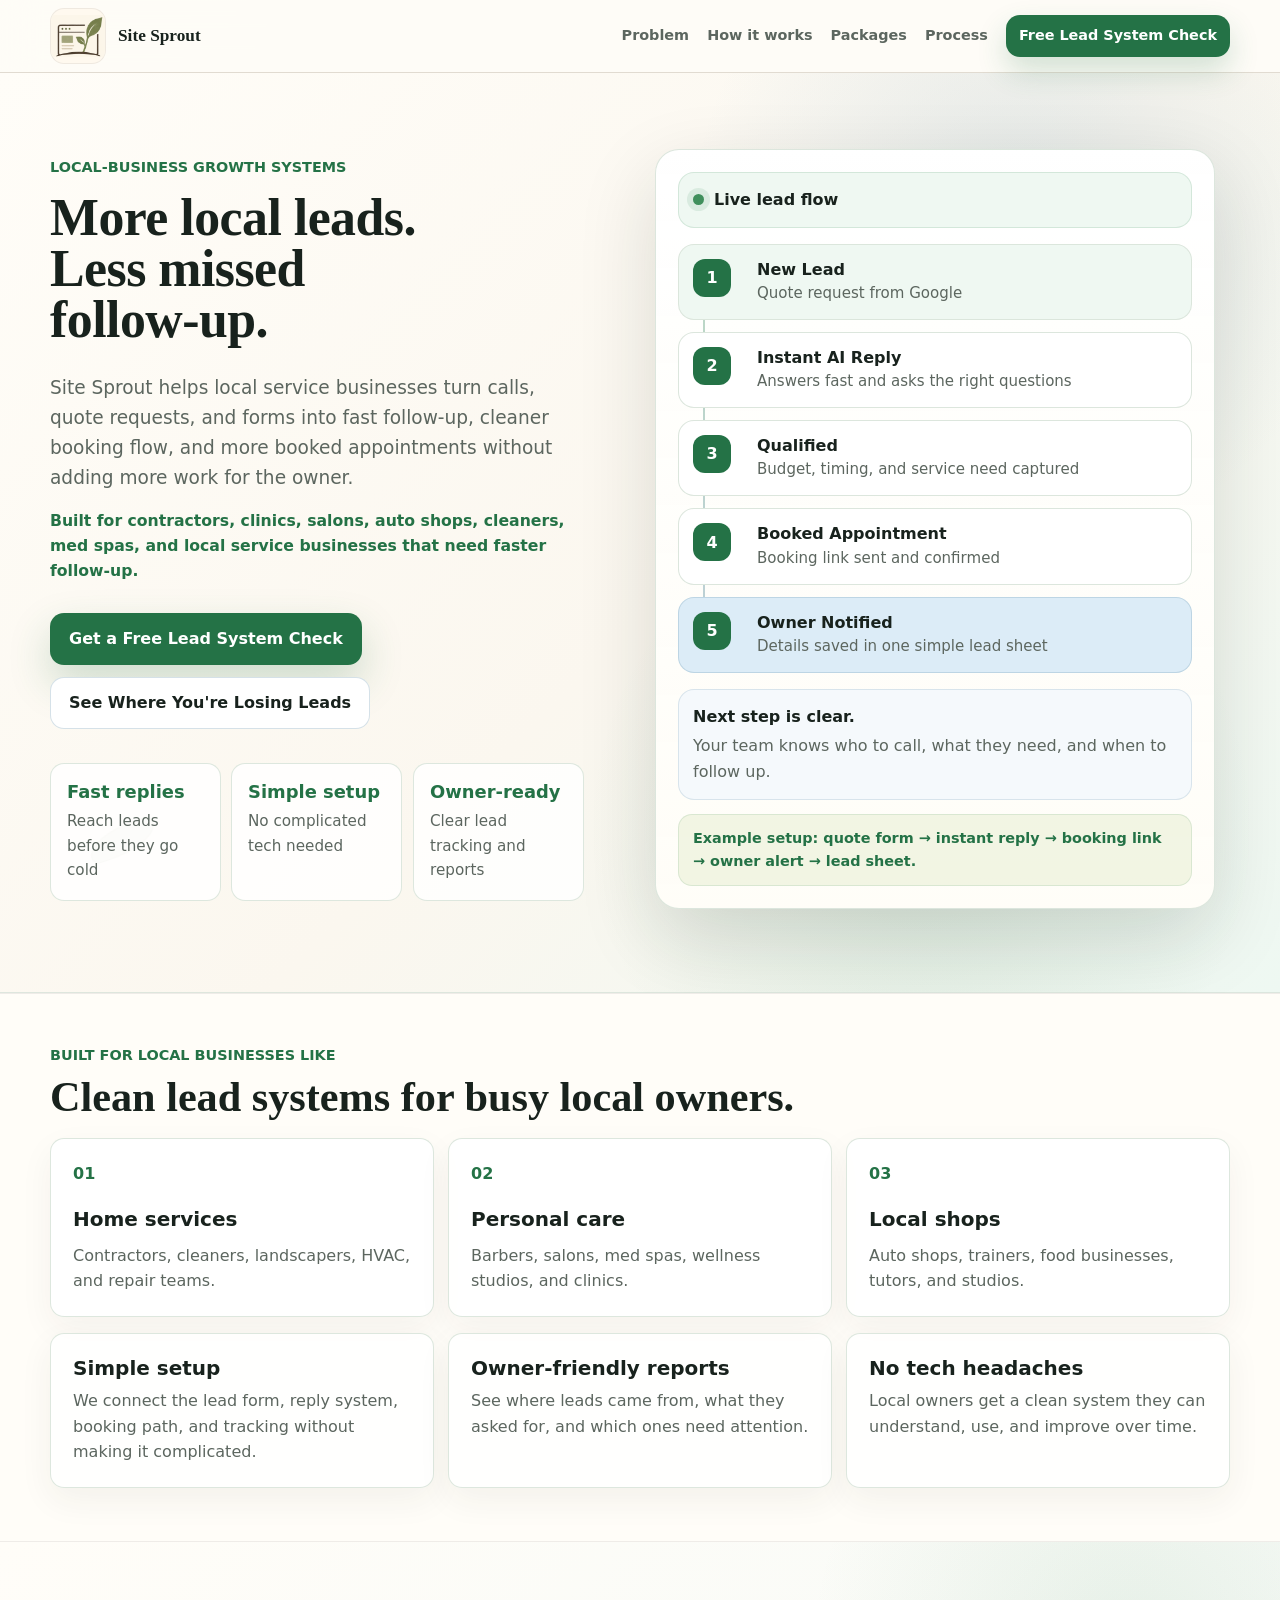
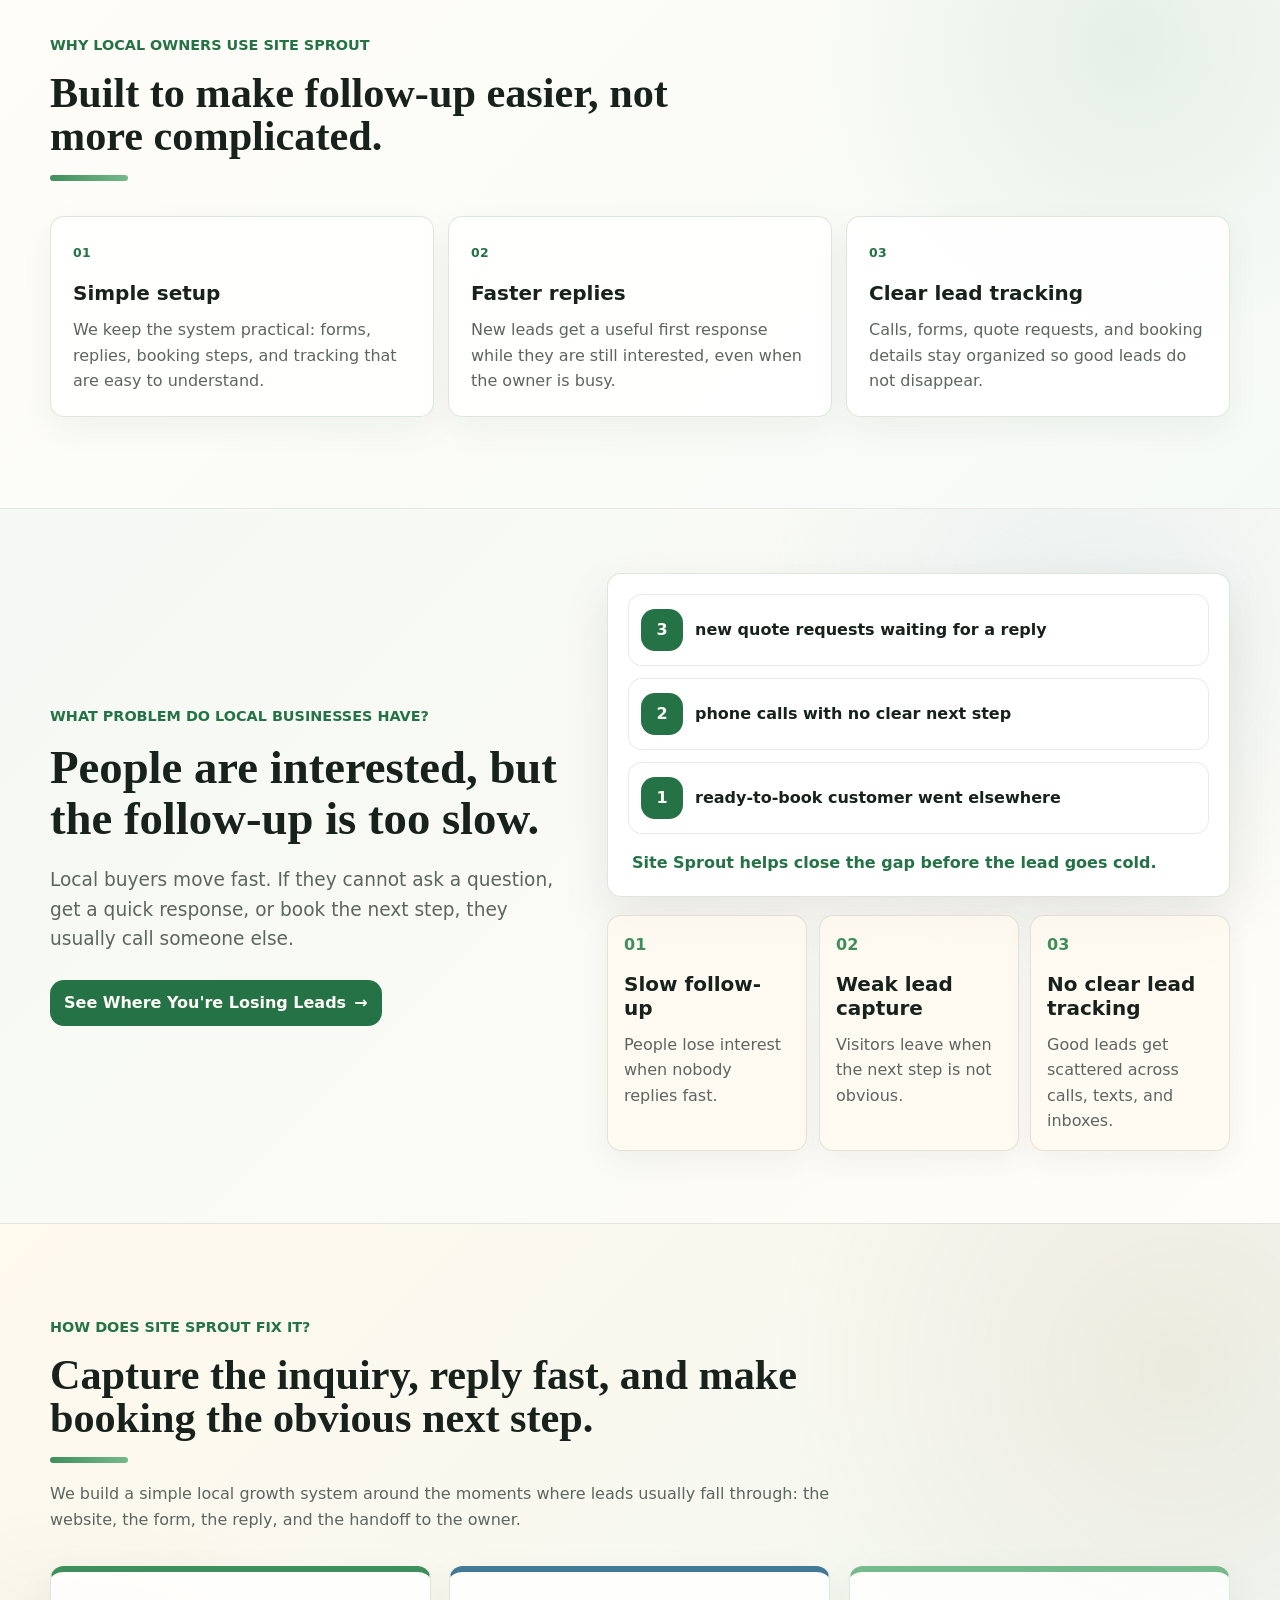
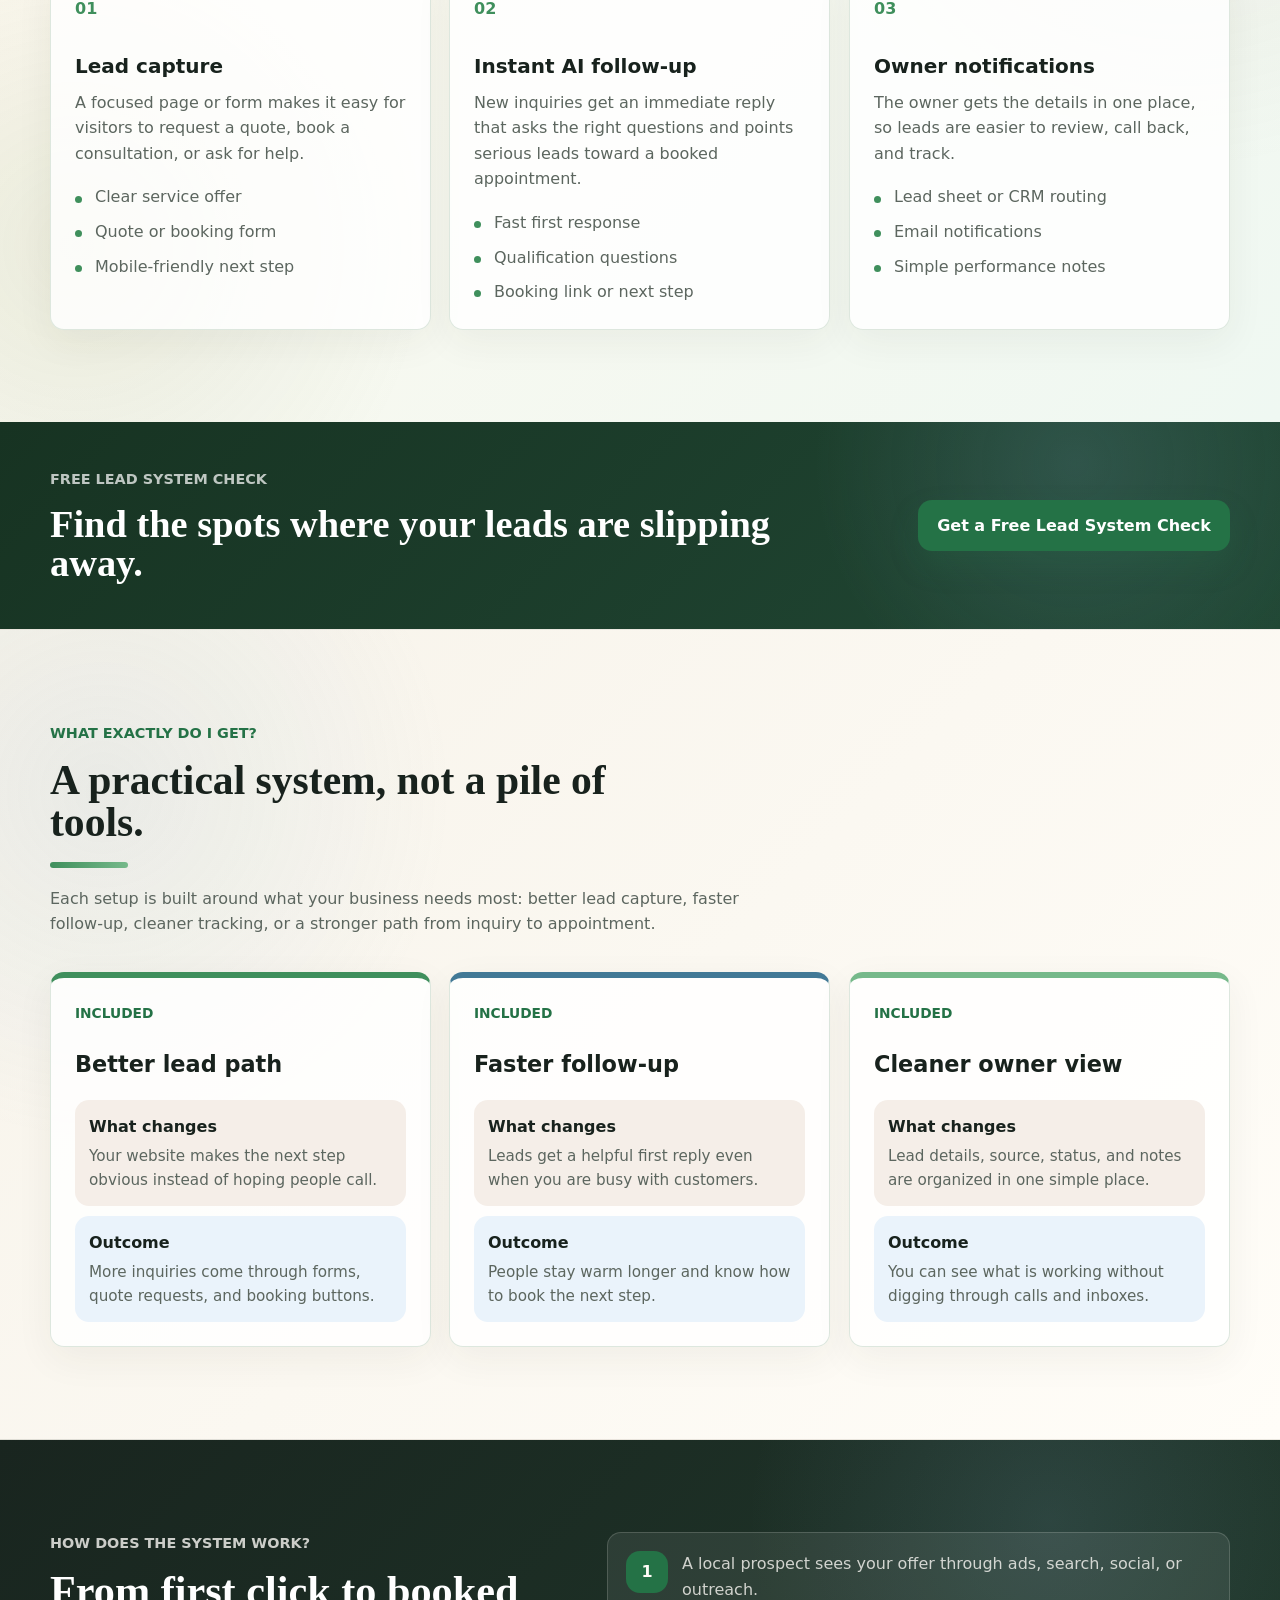
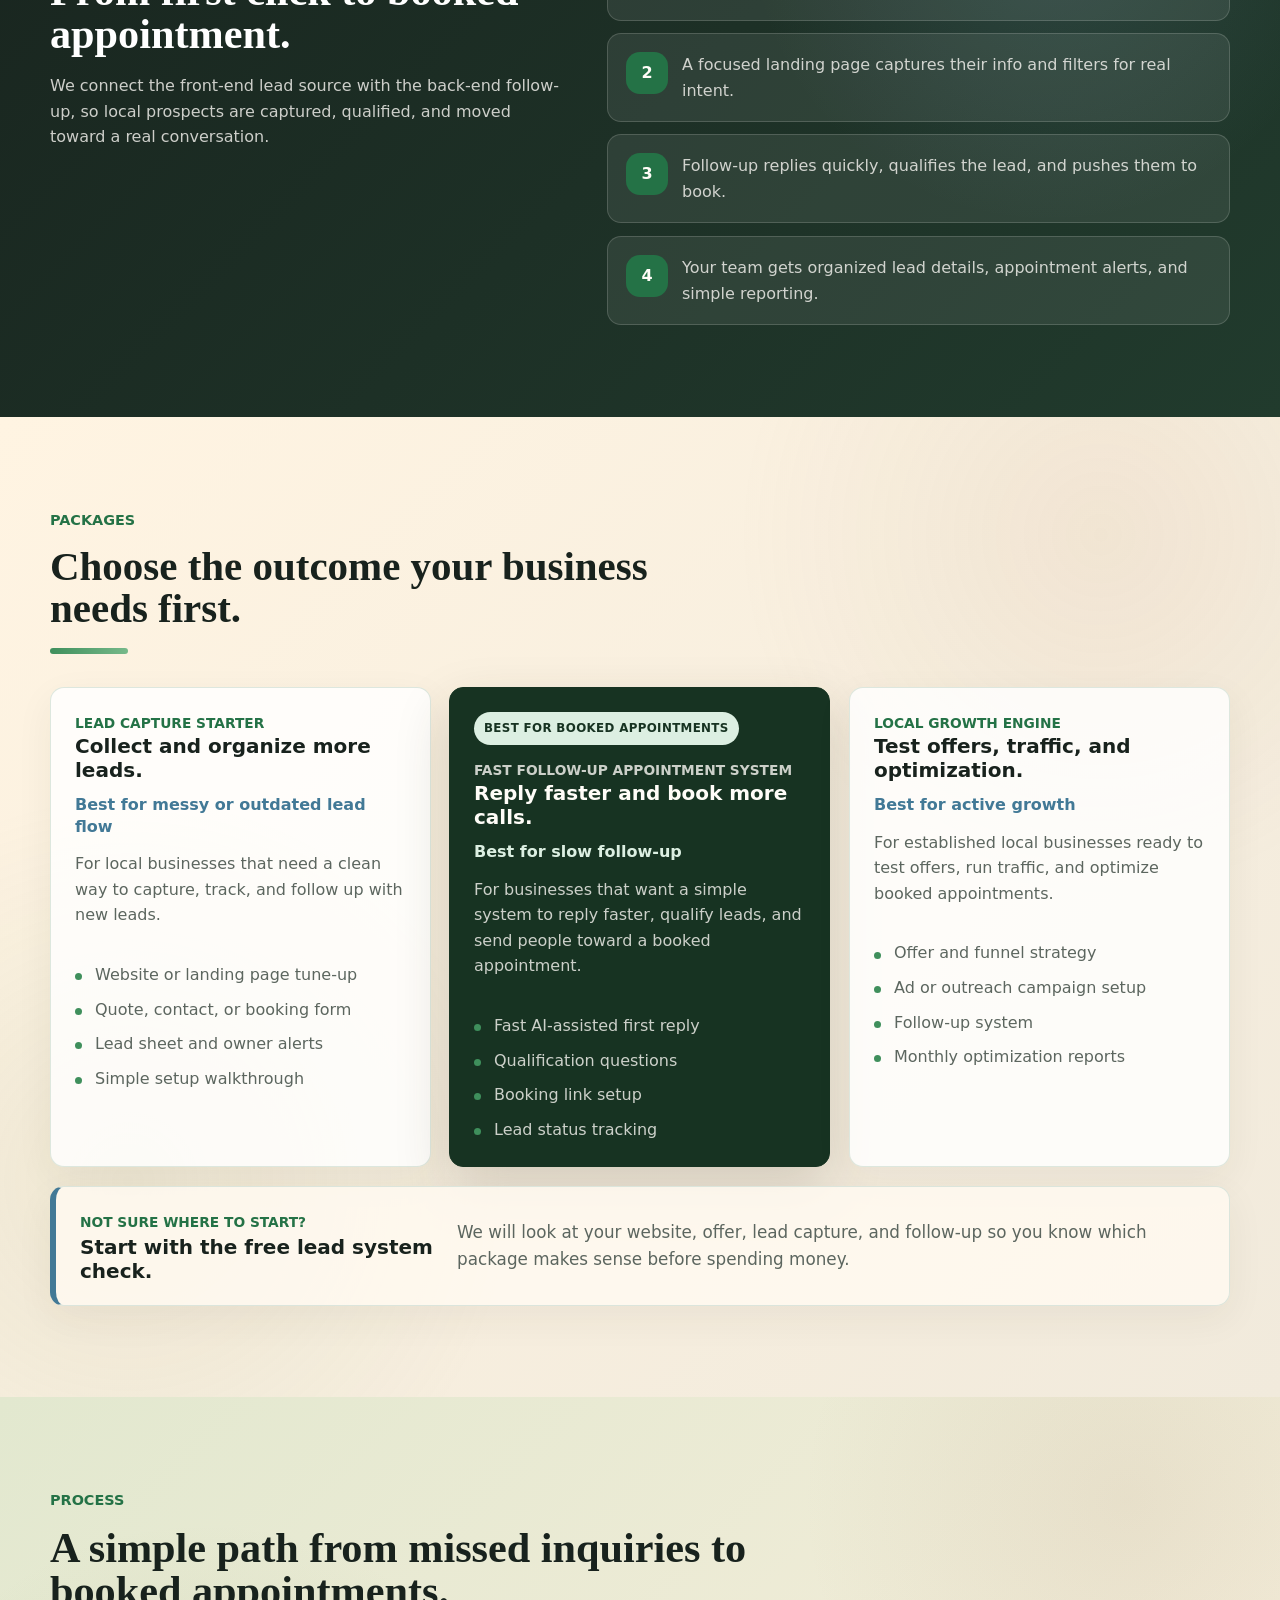
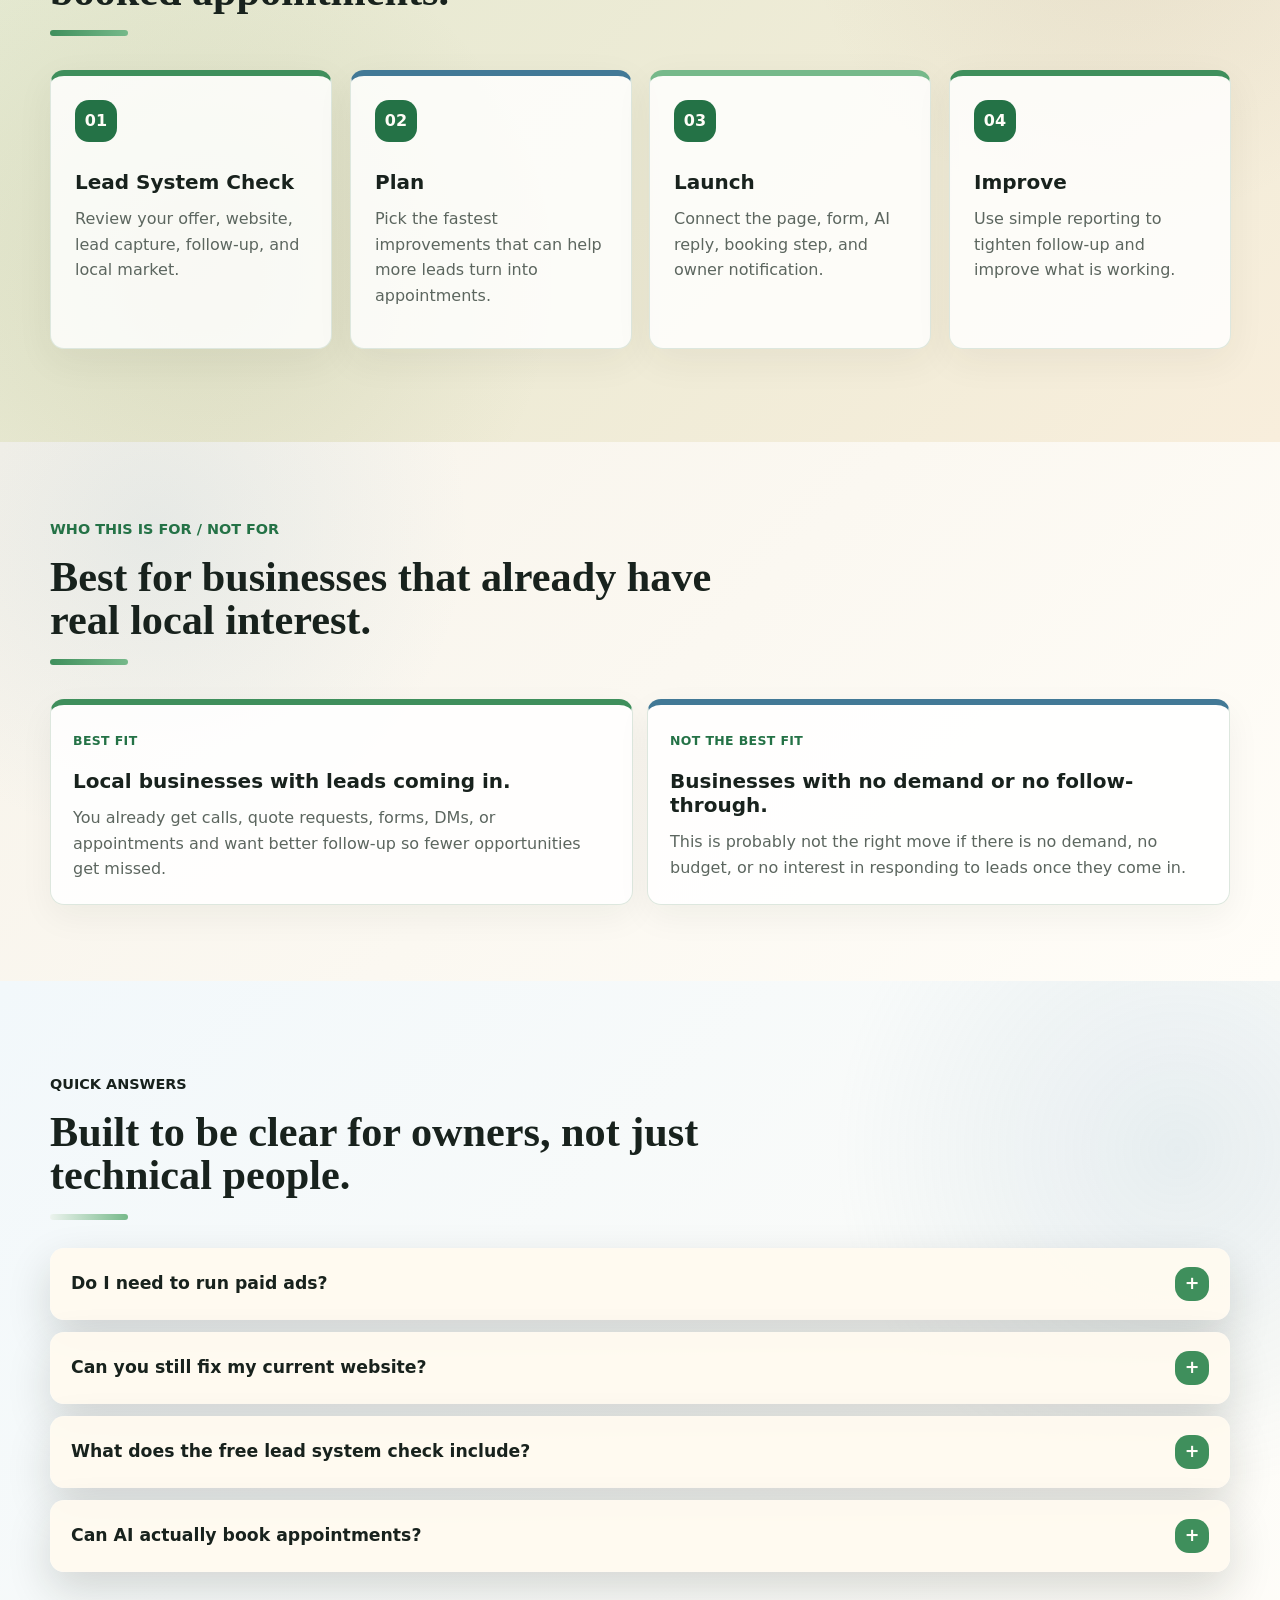
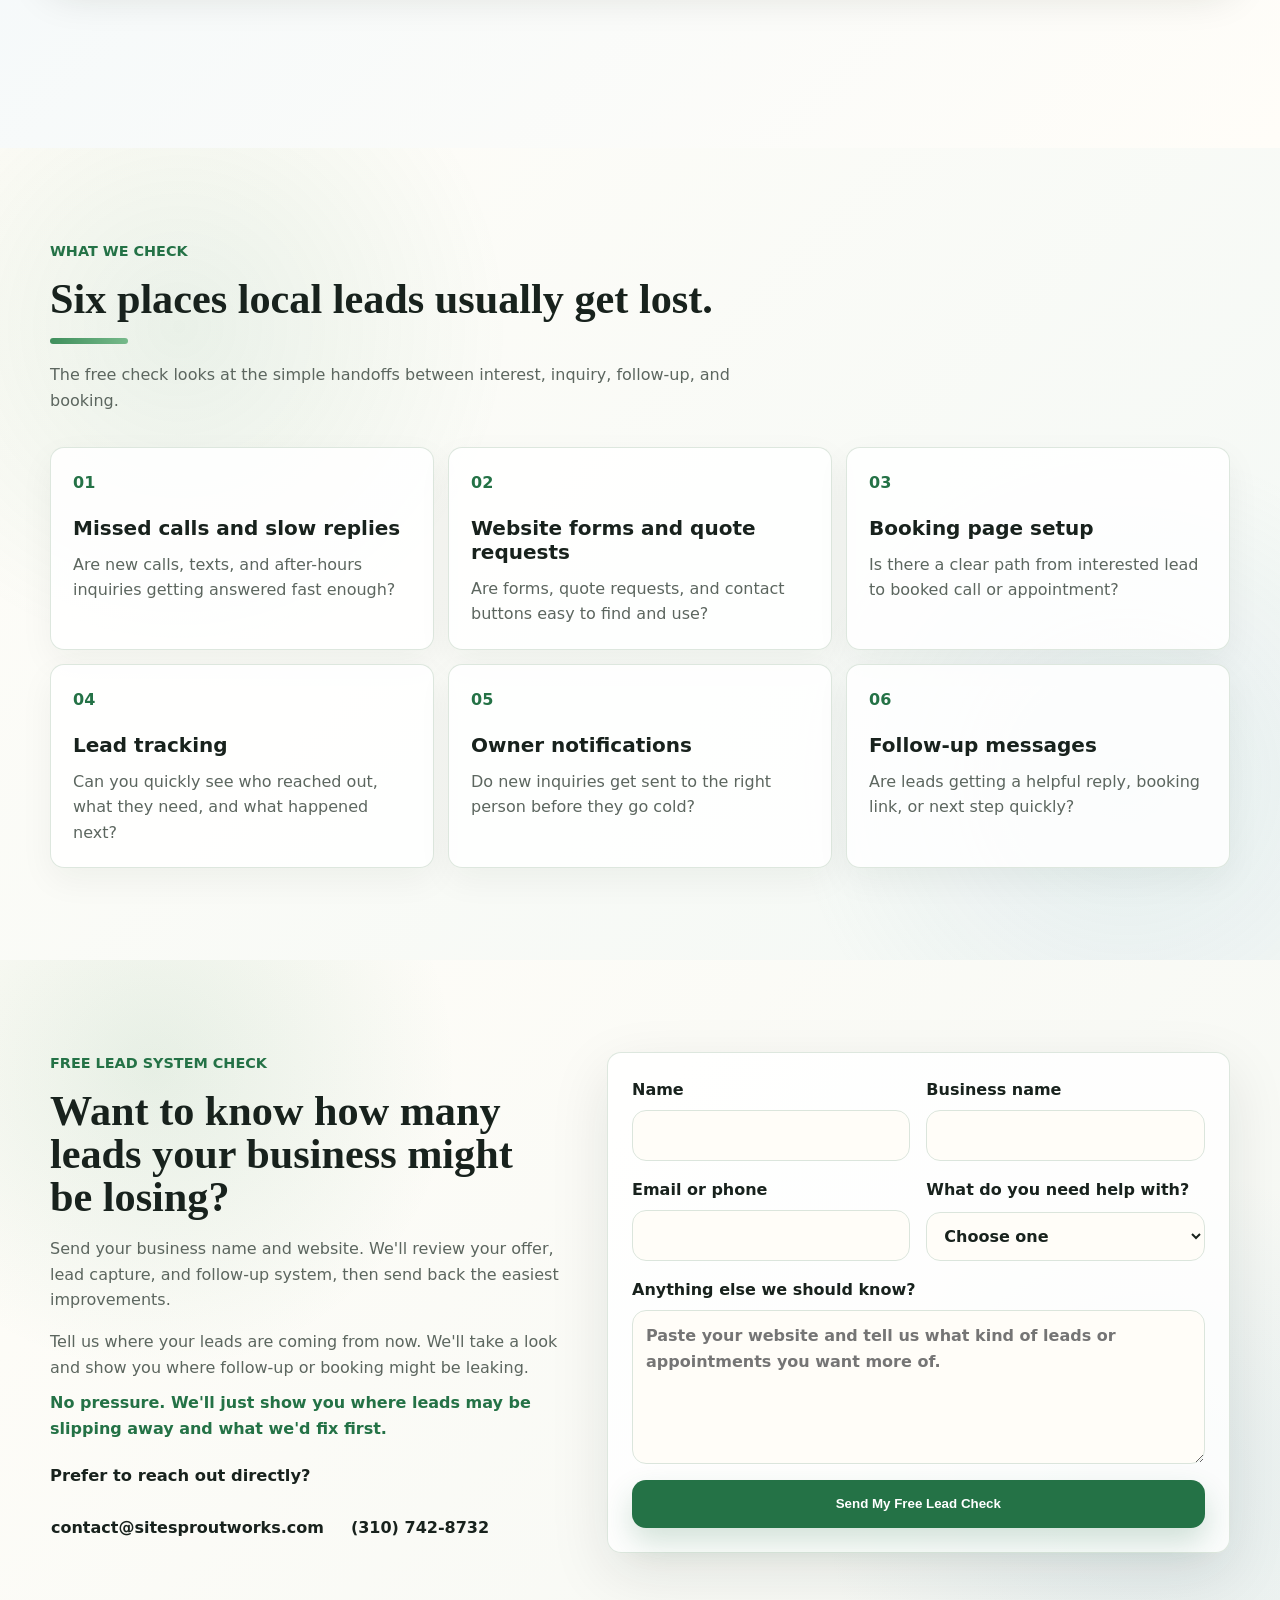
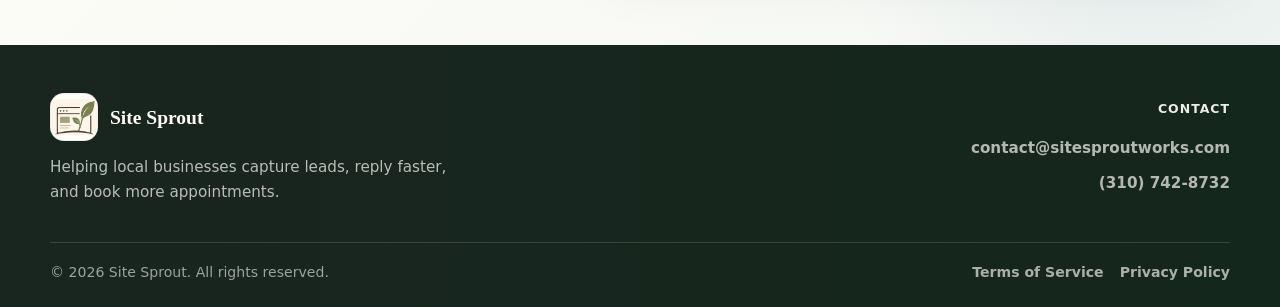
<file: index.html>
<!doctype html>
<html lang="en">
  <head>
    <meta charset="utf-8">
    <meta name="viewport" content="width=device-width, initial-scale=1">
    <title>Site Sprout | Local Lead Capture and AI Follow-Up</title>
    <meta
      name="description"
      content="Site Sprout helps local service businesses stop losing leads, capture inquiries, follow up instantly, and turn more local interest into booked appointments."
    >
    <link rel="icon" href="/favicon.ico" sizes="any">
    <link rel="icon" type="image/png" href="/favicon-32x32.png" sizes="32x32">
    <link rel="icon" type="image/png" href="/favicon-16x16.png" sizes="16x16">
    <link rel="apple-touch-icon" href="/apple-touch-icon.png">
    <!-- Google tag (gtag.js) -->
    <script async src="https://www.googletagmanager.com/gtag/js?id=G-LKYJQQ8VSJ"></script>
    <script>
      window.dataLayer = window.dataLayer || [];
      function gtag(){dataLayer.push(arguments);}
      gtag('js', new Date());

      gtag('config', 'G-LKYJQQ8VSJ');
    </script>
    <link rel="stylesheet" href="styles.css?v=20260701-simple-footer">
  </head>
  <body>
    <a class="skip-link" href="#main">Skip to content</a>

    <header class="site-header">
      <nav class="nav-shell" aria-label="Main navigation">
        <a class="brand" href="#top" aria-label="Site Sprout home">
          <img class="brand-logo" src="assets/site-sprout-icon.png" alt="Site Sprout logo" width="96" height="96">
          <span class="brand-name">Site Sprout</span>
        </a>

        <button class="nav-toggle" type="button" aria-expanded="false" aria-controls="site-menu">
          <span class="nav-toggle-line"></span>
          <span class="nav-toggle-line"></span>
          <span class="nav-toggle-line"></span>
          <span class="sr-only">Toggle menu</span>
        </button>

        <div class="site-menu" id="site-menu">
          <a href="#problem">Problem</a>
          <a href="#services">How it works</a>
          <a href="#packages">Packages</a>
          <a href="#process">Process</a>
          <a class="nav-cta" href="#contact">Free Lead System Check</a>
        </div>
      </nav>
    </header>

    <main id="main">
      <section class="hero" id="top">
        <div class="hero-bg-elements" aria-hidden="true">
          <span class="hero-float hero-window"></span>
          <span class="hero-float hero-leaf-one"></span>
          <span class="hero-float hero-leaf-two"></span>
        </div>
        <div class="hero-grid">
          <div class="hero-copy">
            <p class="eyebrow">Local-business growth systems</p>
            <h1>
              <span>More local leads.</span>
              <span>Less missed</span>
              <span>follow-up.</span>
            </h1>
            <p class="hero-lede">
              Site Sprout helps local service businesses turn calls, quote
              requests, and forms into fast follow-up, cleaner booking flow, and
              more booked appointments without adding more work for the owner.
            </p>
            <p class="hero-audience">
              Built for contractors, clinics, salons, auto shops, cleaners, med
              spas, and local service businesses that need faster follow-up.
            </p>

            <div class="hero-actions">
              <a class="button primary" href="#contact">Get a Free Lead System Check</a>
              <a class="button secondary" href="#problem">See Where You're Losing Leads</a>
            </div>

            <div class="hero-metrics" aria-label="Site Sprout highlights">
              <div>
                <strong>Fast replies</strong>
                <span>Reach leads before they go cold</span>
              </div>
              <div>
                <strong>Simple setup</strong>
                <span>No complicated tech needed</span>
              </div>
              <div>
                <strong>Owner-ready</strong>
                <span>Clear lead tracking and reports</span>
              </div>
            </div>
          </div>

          <div class="hero-visual" aria-label="Lead flow from new inquiry to booked appointment">
            <div class="lead-flow-card">
              <div class="lead-flow-top">
                <span class="status-dot"></span>
                <p>Live lead flow</p>
              </div>
              <div class="lead-flow-steps">
                <div class="lead-step active">
                  <span>1</span>
                  <div>
                    <strong>New Lead</strong>
                    <p>Quote request from Google</p>
                  </div>
                </div>
                <div class="lead-step">
                  <span>2</span>
                  <div>
                    <strong>Instant AI Reply</strong>
                    <p>Answers fast and asks the right questions</p>
                  </div>
                </div>
                <div class="lead-step">
                  <span>3</span>
                  <div>
                    <strong>Qualified</strong>
                    <p>Budget, timing, and service need captured</p>
                  </div>
                </div>
                <div class="lead-step">
                  <span>4</span>
                  <div>
                    <strong>Booked Appointment</strong>
                    <p>Booking link sent and confirmed</p>
                  </div>
                </div>
                <div class="lead-step notified">
                  <span>5</span>
                  <div>
                    <strong>Owner Notified</strong>
                    <p>Details saved in one simple lead sheet</p>
                  </div>
                </div>
              </div>
              <div class="lead-flow-footer">
                <strong>Next step is clear.</strong>
                <p>Your team knows who to call, what they need, and when to follow up.</p>
              </div>
              <p class="lead-flow-example">
                Example setup: quote form &rarr; instant reply &rarr; booking link
                &rarr; owner alert &rarr; lead sheet.
              </p>
            </div>
          </div>
        </div>
      </section>

      <section class="local-trust" aria-label="Trust points for local service businesses">
        <div class="section-shell local-trust-shell">
          <div class="local-trust-heading">
            <p class="eyebrow">Built for local businesses like</p>
            <h2>Clean lead systems for busy local owners.</h2>
          </div>

          <div class="niche-grid" aria-label="Example local service niches">
            <article class="niche-card">
              <span>01</span>
              <h3>Home services</h3>
              <p>Contractors, cleaners, landscapers, HVAC, and repair teams.</p>
            </article>
            <article class="niche-card">
              <span>02</span>
              <h3>Personal care</h3>
              <p>Barbers, salons, med spas, wellness studios, and clinics.</p>
            </article>
            <article class="niche-card">
              <span>03</span>
              <h3>Local shops</h3>
              <p>Auto shops, trainers, food businesses, tutors, and studios.</p>
            </article>
          </div>

          <div class="local-trust-grid trust-grid">
            <article class="local-trust-card">
              <h3>Simple setup</h3>
              <p>We connect the lead form, reply system, booking path, and tracking without making it complicated.</p>
            </article>
            <article class="local-trust-card">
              <h3>Owner-friendly reports</h3>
              <p>See where leads came from, what they asked for, and which ones need attention.</p>
            </article>
            <article class="local-trust-card">
              <h3>No tech headaches</h3>
              <p>Local owners get a clean system they can understand, use, and improve over time.</p>
            </article>
          </div>
        </div>
      </section>

      <section class="section-shell owner-trust-section" aria-label="Why local owners use Site Sprout">
        <div class="section-heading compact">
          <p class="eyebrow">Why local owners use Site Sprout</p>
          <h2>Built to make follow-up easier, not more complicated.</h2>
        </div>

        <div class="owner-trust-grid">
          <article class="owner-trust-card">
            <span>01</span>
            <h3>Simple setup</h3>
            <p>We keep the system practical: forms, replies, booking steps, and tracking that are easy to understand.</p>
          </article>
          <article class="owner-trust-card">
            <span>02</span>
            <h3>Faster replies</h3>
            <p>New leads get a useful first response while they are still interested, even when the owner is busy.</p>
          </article>
          <article class="owner-trust-card">
            <span>03</span>
            <h3>Clear lead tracking</h3>
            <p>Calls, forms, quote requests, and booking details stay organized so good leads do not disappear.</p>
          </article>
        </div>
      </section>

      <section class="band problem-band" id="problem">
        <div class="section-shell problem-grid">
          <div class="problem-copy">
            <p class="eyebrow">What problem do local businesses have?</p>
            <h2 class="problem-title">People are interested, but the follow-up is too slow.</h2>
            <p class="problem-lede">
              Local buyers move fast. If they cannot ask a question, get a quick
              response, or book the next step, they usually call someone else.
            </p>
            <a class="problem-link" href="#contact">See Where You're Losing Leads</a>
          </div>

          <div class="problem-panel">
            <div class="notification-stack" aria-label="Example missed lead notifications">
              <div class="notification-card">
                <span>3</span>
                <p>new quote requests waiting for a reply</p>
              </div>
              <div class="notification-card">
                <span>2</span>
                <p>phone calls with no clear next step</p>
              </div>
              <div class="notification-card">
                <span>1</span>
                <p>ready-to-book customer went elsewhere</p>
              </div>
              <strong>Site Sprout helps close the gap before the lead goes cold.</strong>
            </div>

            <div class="problem-card-grid">
              <article class="problem-card">
                <span>01</span>
                <h3>Slow follow-up</h3>
                <p>People lose interest when nobody replies fast.</p>
              </article>
              <article class="problem-card">
                <span>02</span>
                <h3>Weak lead capture</h3>
                <p>Visitors leave when the next step is not obvious.</p>
              </article>
              <article class="problem-card">
                <span>03</span>
                <h3>No clear lead tracking</h3>
                <p>Good leads get scattered across calls, texts, and inboxes.</p>
              </article>
            </div>
          </div>
        </div>
      </section>

      <section class="section-shell" id="services">
        <div class="section-heading">
          <p class="eyebrow">How does Site Sprout fix it?</p>
          <h2>Capture the inquiry, reply fast, and make booking the obvious next step.</h2>
          <p>
            We build a simple local growth system around the moments where leads
            usually fall through: the website, the form, the reply, and the handoff
            to the owner.
          </p>
        </div>

        <div class="service-grid compact-grid">
          <article class="service-card">
            <span class="service-number">01</span>
            <h3>Lead capture</h3>
            <p>
              A focused page or form makes it easy for visitors to request a quote,
              book a consultation, or ask for help.
            </p>
            <ul>
              <li>Clear service offer</li>
              <li>Quote or booking form</li>
              <li>Mobile-friendly next step</li>
            </ul>
          </article>

          <article class="service-card">
            <span class="service-number">02</span>
            <h3>Instant AI follow-up</h3>
            <p>
              New inquiries get an immediate reply that asks the right questions
              and points serious leads toward a booked appointment.
            </p>
            <ul>
              <li>Fast first response</li>
              <li>Qualification questions</li>
              <li>Booking link or next step</li>
            </ul>
          </article>

          <article class="service-card">
            <span class="service-number">03</span>
            <h3>Owner notifications</h3>
            <p>
              The owner gets the details in one place, so leads are easier to
              review, call back, and track.
            </p>
            <ul>
              <li>Lead sheet or CRM routing</li>
              <li>Email notifications</li>
              <li>Simple performance notes</li>
            </ul>
          </article>
        </div>
      </section>

      <section class="conversion-strip" aria-label="Free lead system check call to action">
        <div class="conversion-shell">
          <div>
            <p class="eyebrow">Free lead system check</p>
            <h2>Find the spots where your leads are slipping away.</h2>
          </div>
          <a class="button primary" href="#contact">Get a Free Lead System Check</a>
        </div>
      </section>

      <section class="band" id="proof">
        <div class="section-shell">
          <div class="section-heading compact">
            <p class="eyebrow">What exactly do I get?</p>
            <h2>A practical system, not a pile of tools.</h2>
            <p>
              Each setup is built around what your business needs most: better
              lead capture, faster follow-up, cleaner tracking, or a stronger path
              from inquiry to appointment.
            </p>
          </div>

          <div class="proof-grid">
            <article class="proof-card">
              <div class="proof-top">
                <span>Included</span>
                <strong>Better lead path</strong>
              </div>
              <div class="before-after">
                <div>
                  <span>What changes</span>
                  <p>Your website makes the next step obvious instead of hoping people call.</p>
                </div>
                <div>
                  <span>Outcome</span>
                  <p>More inquiries come through forms, quote requests, and booking buttons.</p>
                </div>
              </div>
            </article>

            <article class="proof-card">
              <div class="proof-top">
                <span>Included</span>
                <strong>Faster follow-up</strong>
              </div>
              <div class="before-after">
                <div>
                  <span>What changes</span>
                  <p>Leads get a helpful first reply even when you are busy with customers.</p>
                </div>
                <div>
                  <span>Outcome</span>
                  <p>People stay warm longer and know how to book the next step.</p>
                </div>
              </div>
            </article>

            <article class="proof-card">
              <div class="proof-top">
                <span>Included</span>
                <strong>Cleaner owner view</strong>
              </div>
              <div class="before-after">
                <div>
                  <span>What changes</span>
                  <p>Lead details, source, status, and notes are organized in one simple place.</p>
                </div>
                <div>
                  <span>Outcome</span>
                  <p>You can see what is working without digging through calls and inboxes.</p>
                </div>
              </div>
            </article>
          </div>
        </div>
      </section>

      <section class="band automation-band">
        <div class="section-shell automation-grid">
          <div>
            <p class="eyebrow">How does the system work?</p>
            <h2>From first click to booked appointment.</h2>
            <p>
              We connect the front-end lead source with the back-end follow-up, so
              local prospects are captured, qualified, and moved toward a real
              conversation.
            </p>
          </div>

          <div class="flow-list" aria-label="Example customer flow">
            <div class="flow-step">
              <span>1</span>
              <p>A local prospect sees your offer through ads, search, social, or outreach.</p>
            </div>
            <div class="flow-step">
              <span>2</span>
              <p>A focused landing page captures their info and filters for real intent.</p>
            </div>
            <div class="flow-step">
              <span>3</span>
              <p>Follow-up replies quickly, qualifies the lead, and pushes them to book.</p>
            </div>
            <div class="flow-step">
              <span>4</span>
              <p>Your team gets organized lead details, appointment alerts, and simple reporting.</p>
            </div>
          </div>
        </div>
      </section>

      <section class="section-shell" id="packages">
        <div class="section-heading">
          <p class="eyebrow">Packages</p>
          <h2>Choose the outcome your business needs first.</h2>
        </div>

        <div class="package-grid">
          <article class="package-card">
            <span class="package-label">Lead Capture Starter</span>
            <h3>Collect and organize more leads.</h3>
            <p class="price">Best for messy or outdated lead flow</p>
            <p>For local businesses that need a clean way to capture, track, and follow up with new leads.</p>
            <ul>
              <li>Website or landing page tune-up</li>
              <li>Quote, contact, or booking form</li>
              <li>Lead sheet and owner alerts</li>
              <li>Simple setup walkthrough</li>
            </ul>
          </article>

          <article class="package-card featured">
            <span class="package-badge">Best for booked appointments</span>
            <span class="package-label">Fast Follow-Up Appointment System</span>
            <h3>Reply faster and book more calls.</h3>
            <p class="price">Best for slow follow-up</p>
            <p>For businesses that want a simple system to reply faster, qualify leads, and send people toward a booked appointment.</p>
            <ul>
              <li>Fast AI-assisted first reply</li>
              <li>Qualification questions</li>
              <li>Booking link setup</li>
              <li>Lead status tracking</li>
            </ul>
          </article>

          <article class="package-card">
            <span class="package-label">Local Growth Engine</span>
            <h3>Test offers, traffic, and optimization.</h3>
            <p class="price">Best for active growth</p>
            <p>For established local businesses ready to test offers, run traffic, and optimize booked appointments.</p>
            <ul>
              <li>Offer and funnel strategy</li>
              <li>Ad or outreach campaign setup</li>
              <li>Follow-up system</li>
              <li>Monthly optimization reports</li>
            </ul>
          </article>
        </div>

        <div class="care-plan-row">
          <div>
            <span class="package-label">Not sure where to start?</span>
            <h3>Start with the free lead system check.</h3>
          </div>
          <p>
            We will look at your website, offer, lead capture, and follow-up so
            you know which package makes sense before spending money.
          </p>
        </div>
      </section>

      <section class="section-shell" id="process">
        <div class="section-heading compact">
          <p class="eyebrow">Process</p>
          <h2>A simple path from missed inquiries to booked appointments.</h2>
        </div>

        <div class="process-grid">
          <article>
            <span>01</span>
            <h3>Lead System Check</h3>
            <p>Review your offer, website, lead capture, follow-up, and local market.</p>
          </article>
          <article>
            <span>02</span>
            <h3>Plan</h3>
            <p>Pick the fastest improvements that can help more leads turn into appointments.</p>
          </article>
          <article>
            <span>03</span>
            <h3>Launch</h3>
            <p>Connect the page, form, AI reply, booking step, and owner notification.</p>
          </article>
          <article>
            <span>04</span>
            <h3>Improve</h3>
            <p>Use simple reporting to tighten follow-up and improve what is working.</p>
          </article>
        </div>
      </section>

      <section class="fit-section">
        <div class="section-shell fit-shell">
          <div class="section-heading compact">
            <p class="eyebrow">Who this is for / not for</p>
            <h2>Best for businesses that already have real local interest.</h2>
          </div>

          <div class="fit-grid">
            <article class="fit-card best-fit">
              <span>Best fit</span>
              <h3>Local businesses with leads coming in.</h3>
              <p>
                You already get calls, quote requests, forms, DMs, or appointments
                and want better follow-up so fewer opportunities get missed.
              </p>
            </article>
            <article class="fit-card not-fit">
              <span>Not the best fit</span>
              <h3>Businesses with no demand or no follow-through.</h3>
              <p>
                This is probably not the right move if there is no demand, no
                budget, or no interest in responding to leads once they come in.
              </p>
            </article>
          </div>
        </div>
      </section>

      <section class="section-shell faq-section" id="faq">
        <div class="section-heading compact">
          <p class="eyebrow">Quick answers</p>
          <h2>Built to be clear for owners, not just technical people.</h2>
        </div>

        <div class="faq-list">
          <details>
            <summary>Do I need to run paid ads?</summary>
            <p>
              Not always. Paid ads can create attention faster, but we can also
              support organic traffic, direct outreach, local search, referrals, or
              social media depending on your business and budget.
            </p>
          </details>
          <details>
            <summary>Can you still fix my current website?</summary>
            <p>
              Yes. If your website is blocking leads, we can clean up the pages,
              calls to action, forms, and booking flow as part of the lead system.
            </p>
          </details>
          <details>
            <summary>What does the free lead system check include?</summary>
            <p>
              Send your business name, website, and main goal. We will review your
              offer, website, lead capture, and follow-up, then send back the
              easiest opportunities to improve booked appointments.
            </p>
          </details>
          <details>
            <summary>Can AI actually book appointments?</summary>
            <p>
              AI can help reply quickly, qualify the lead, answer common questions,
              and send the right booking link. Your team still stays in control of
              the sales conversation and final customer experience.
            </p>
          </details>
          <details>
            <summary>What businesses are the best fit?</summary>
            <p>
              The best fit is usually a local service business with real demand,
              repeat customers, and enough revenue to invest in growth, like med
              spas, clinics, contractors, gyms, salons, auto shops, and home
              services.
            </p>
          </details>
        </div>
      </section>

      <section class="section-shell check-section" id="check">
        <div class="section-heading compact">
          <p class="eyebrow">What we check</p>
          <h2>Six places local leads usually get lost.</h2>
          <p>
            The free check looks at the simple handoffs between interest,
            inquiry, follow-up, and booking.
          </p>
        </div>

        <div class="check-grid">
          <article class="check-card">
            <span>01</span>
            <h3>Missed calls and slow replies</h3>
            <p>Are new calls, texts, and after-hours inquiries getting answered fast enough?</p>
          </article>
          <article class="check-card">
            <span>02</span>
            <h3>Website forms and quote requests</h3>
            <p>Are forms, quote requests, and contact buttons easy to find and use?</p>
          </article>
          <article class="check-card">
            <span>03</span>
            <h3>Booking page setup</h3>
            <p>Is there a clear path from interested lead to booked call or appointment?</p>
          </article>
          <article class="check-card">
            <span>04</span>
            <h3>Lead tracking</h3>
            <p>Can you quickly see who reached out, what they need, and what happened next?</p>
          </article>
          <article class="check-card">
            <span>05</span>
            <h3>Owner notifications</h3>
            <p>Do new inquiries get sent to the right person before they go cold?</p>
          </article>
          <article class="check-card">
            <span>06</span>
            <h3>Follow-up messages</h3>
            <p>Are leads getting a helpful reply, booking link, or next step quickly?</p>
          </article>
        </div>
      </section>

      <section class="section-shell contact-section" id="contact">
        <div class="contact-copy">
          <p class="eyebrow">Free lead system check</p>
          <h2>Want to know how many leads your business might be losing?</h2>
          <p>
            Send your business name and website. We'll review your offer, lead
            capture, and follow-up system, then send back the easiest improvements.
          </p>
          <p>
            Tell us where your leads are coming from now. We'll take a look and
            show you where follow-up or booking might be leaking.
          </p>
          <p class="reassurance-line">
            No pressure. We'll just show you where leads may be slipping away and
            what we'd fix first.
          </p>
          <div class="direct-contact-note">
            <strong>Prefer to reach out directly?</strong>
          </div>
          <div class="contact-options">
            <a href="mailto:contact@sitesproutworks.com">contact@sitesproutworks.com</a>
            <a href="tel:+13107428732">(310) 742-8732</a>
          </div>
        </div>

        <form class="contact-form" id="contact-form" name="site-check" method="POST" data-netlify="true" netlify netlify-honeypot="bot-field" action="/thank-you">
          <input type="hidden" name="form-name" value="site-check">
          <input type="hidden" name="subject" data-remove-prefix value="New Site Sprout lead system check request">
          <div class="hidden-honeypot" aria-hidden="true">
            <input name="bot-field" tabindex="-1" autocomplete="off">
          </div>
          <label>
            Name
            <input name="name" type="text" autocomplete="name" required>
          </label>
          <label>
            Business name
            <input name="business" type="text" autocomplete="organization" required>
          </label>
          <label>
            Email or phone
            <input name="email" type="text" autocomplete="email" required>
          </label>
          <label>
            What do you need help with?
            <select name="need" required>
              <option value="">Choose one</option>
              <option>More calls or quote requests</option>
              <option>Website or landing page help</option>
              <option>Lead forms or booking</option>
              <option>Automatic follow-up</option>
              <option>Lead tracking or owner alerts</option>
              <option>Not sure yet</option>
            </select>
          </label>
          <label class="full">
            Anything else we should know?
            <textarea name="message" rows="5" placeholder="Paste your website and tell us what kind of leads or appointments you want more of." required></textarea>
          </label>
          <button class="button primary full" type="submit">Send My Free Lead Check</button>
        </form>
      </section>
    </main>

    <footer class="site-footer">
      <div class="footer-shell">
        <div class="footer-main">
          <div class="footer-brand-column">
            <a class="footer-brand" href="#top">
              <img class="brand-logo" src="assets/site-sprout-icon.png" alt="Site Sprout logo" width="96" height="96">
              <span>Site Sprout</span>
            </a>
            <p>Helping local businesses capture leads, reply faster, and book more appointments.</p>
          </div>
          <div class="footer-column footer-contact" aria-label="Site Sprout contact information">
            <h2>Contact</h2>
            <a href="mailto:contact@sitesproutworks.com">contact@sitesproutworks.com</a>
            <a href="tel:+13107428732">(310) 742-8732</a>
          </div>
        </div>
        <div class="footer-bottom">
          <p>&copy; 2026 Site Sprout. All rights reserved.</p>
          <div class="footer-legal" aria-label="Legal links">
            <a href="terms-of-service.html">Terms of Service</a>
            <a href="privacy-policy.html">Privacy Policy</a>
          </div>
        </div>
      </div>
    </footer>

    <script defer src="https://cdn.jsdelivr.net/npm/gsap@3/dist/gsap.min.js"></script>
    <script defer src="script.js"></script>
  </body>
</html>
</file>
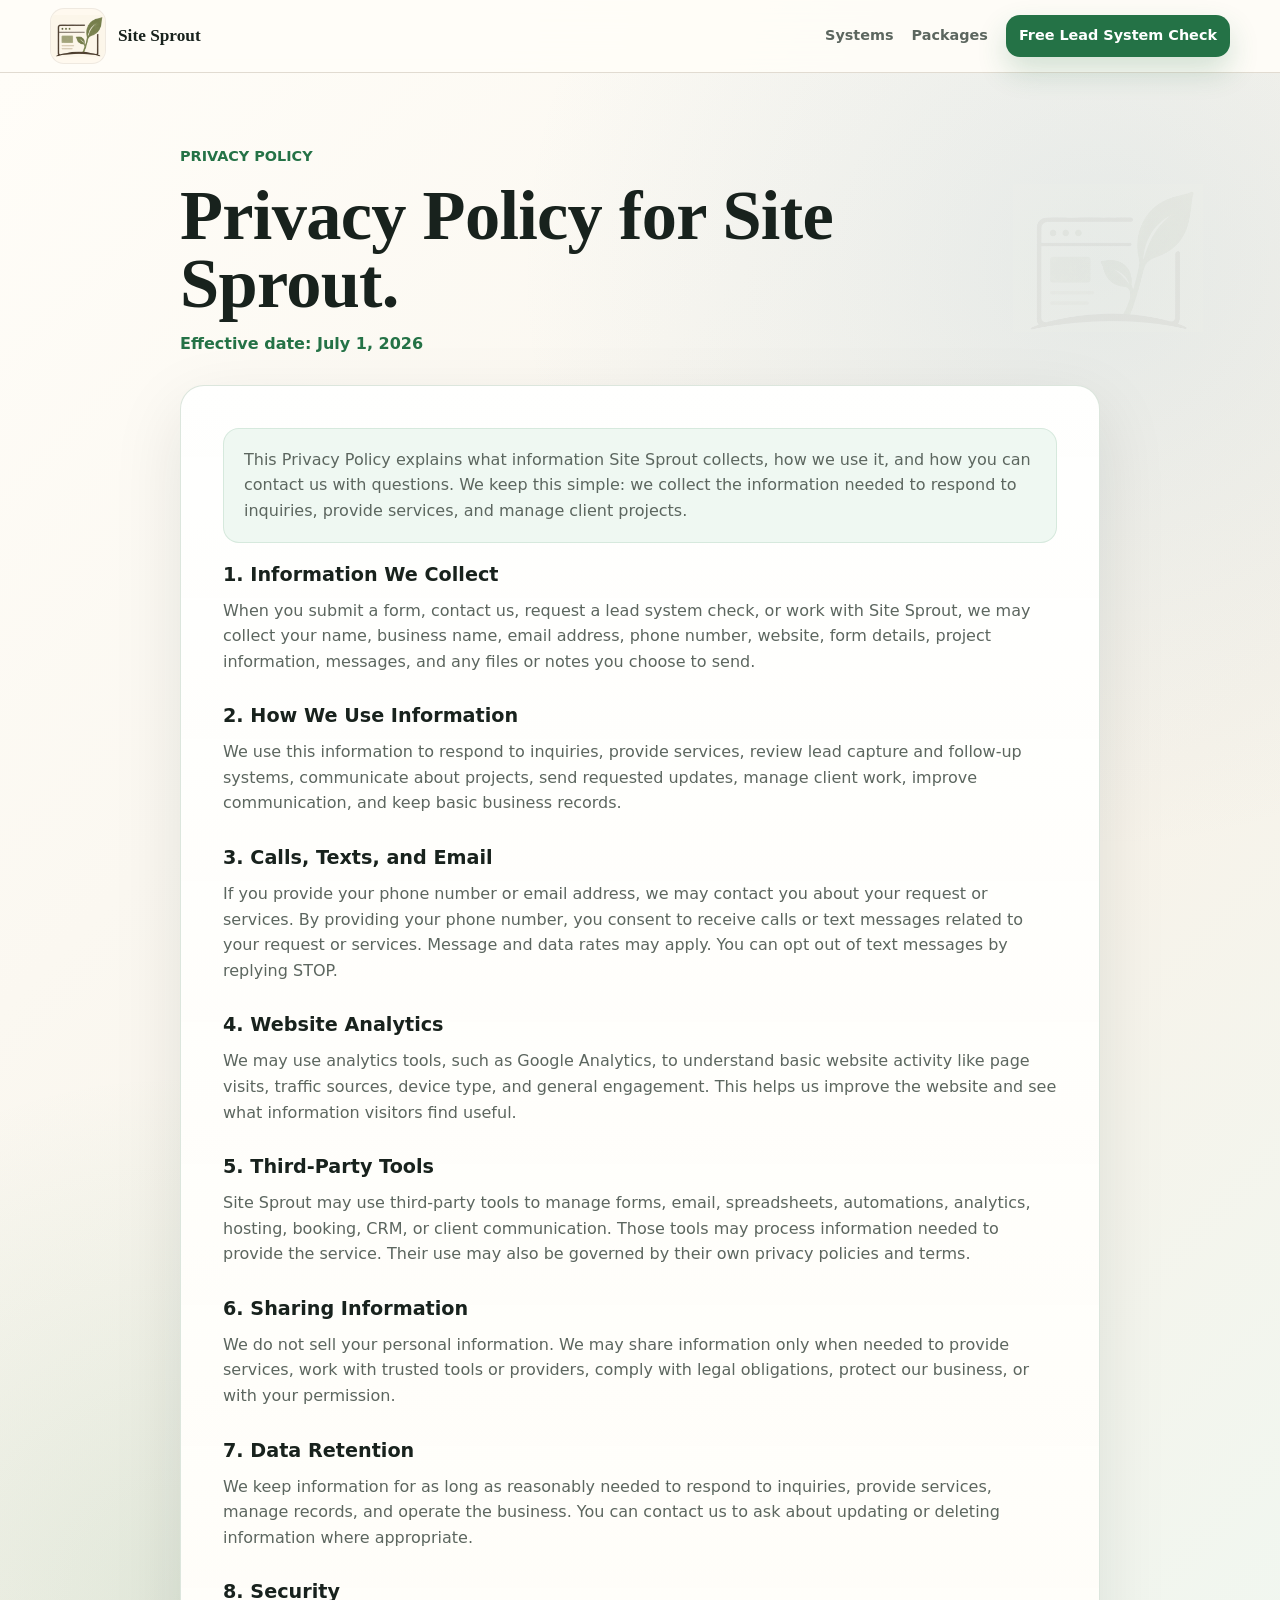
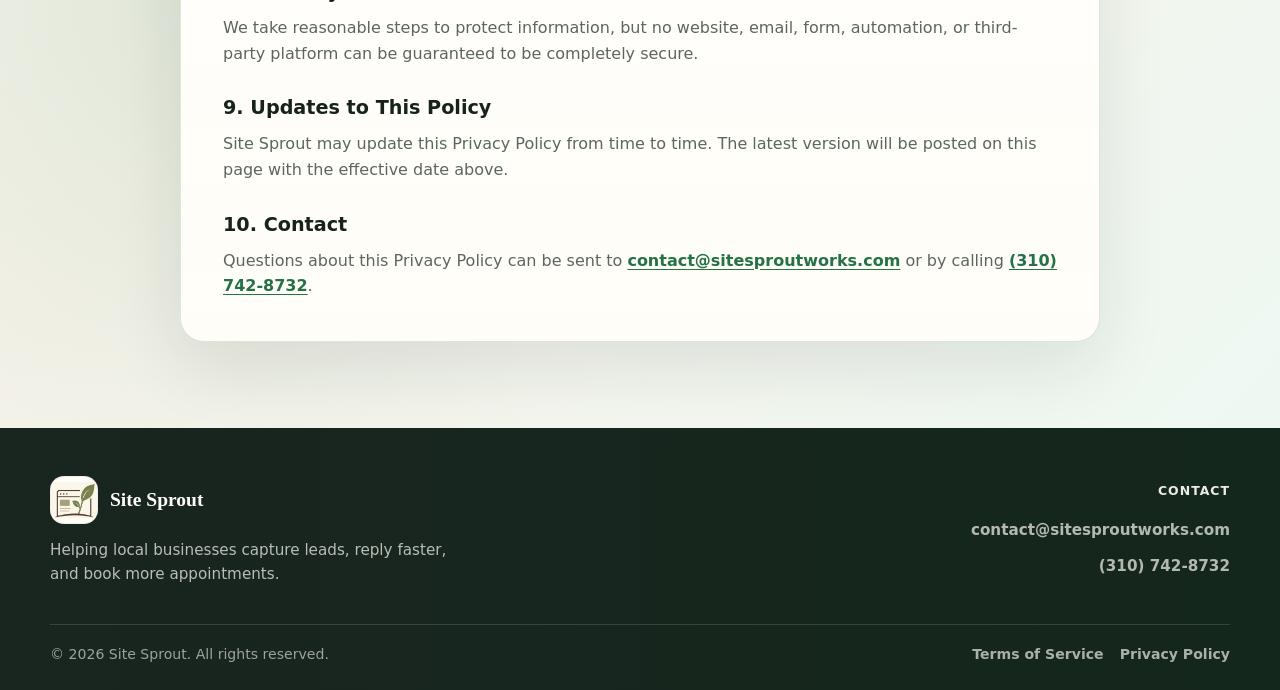
<file: privacy-policy.html>
<!doctype html>
<html lang="en">
  <head>
    <meta charset="utf-8">
    <meta name="viewport" content="width=device-width, initial-scale=1">
    <title>Privacy Policy | Site Sprout</title>
    <meta
      name="description"
      content="Privacy Policy for Site Sprout, including what information is collected, how it is used, and how to contact Site Sprout."
    >
    <link rel="icon" href="/favicon.ico" sizes="any">
    <link rel="icon" type="image/png" href="/favicon-32x32.png" sizes="32x32">
    <link rel="icon" type="image/png" href="/favicon-16x16.png" sizes="16x16">
    <link rel="apple-touch-icon" href="/apple-touch-icon.png">
    <!-- Google tag (gtag.js) -->
    <script async src="https://www.googletagmanager.com/gtag/js?id=G-LKYJQQ8VSJ"></script>
    <script>
      window.dataLayer = window.dataLayer || [];
      function gtag(){dataLayer.push(arguments);}
      gtag('js', new Date());

      gtag('config', 'G-LKYJQQ8VSJ');
    </script>
    <link rel="stylesheet" href="styles.css?v=20260701-simple-footer">
  </head>
  <body>
    <a class="skip-link" href="#main">Skip to content</a>

    <header class="site-header">
      <nav class="nav-shell" aria-label="Main navigation">
        <a class="brand" href="index.html#top" aria-label="Site Sprout home">
          <img class="brand-logo" src="assets/site-sprout-icon.png" alt="Site Sprout logo" width="96" height="96">
          <span class="brand-name">Site Sprout</span>
        </a>

        <div class="site-menu static-menu">
          <a href="index.html#services">Systems</a>
          <a href="index.html#packages">Packages</a>
          <a class="nav-cta" href="index.html#contact">Free Lead System Check</a>
        </div>
      </nav>
    </header>

    <main id="main" class="legal-page">
      <section class="section-shell legal-shell">
        <p class="eyebrow">Privacy Policy</p>
        <h1>Privacy Policy for Site Sprout.</h1>
        <p class="legal-updated">Effective date: July 1, 2026</p>

        <div class="legal-card">
          <p>
            This Privacy Policy explains what information Site Sprout collects,
            how we use it, and how you can contact us with questions. We keep this
            simple: we collect the information needed to respond to inquiries,
            provide services, and manage client projects.
          </p>

          <h2>1. Information We Collect</h2>
          <p>
            When you submit a form, contact us, request a lead system check, or
            work with Site Sprout, we may collect your name, business name, email
            address, phone number, website, form details, project information,
            messages, and any files or notes you choose to send.
          </p>

          <h2>2. How We Use Information</h2>
          <p>
            We use this information to respond to inquiries, provide services,
            review lead capture and follow-up systems, communicate about projects,
            send requested updates, manage client work, improve communication, and
            keep basic business records.
          </p>

          <h2>3. Calls, Texts, and Email</h2>
          <p>
            If you provide your phone number or email address, we may contact you
            about your request or services. By providing your phone number, you
            consent to receive calls or text messages related to your request or
            services. Message and data rates may apply. You can opt out of text
            messages by replying STOP.
          </p>

          <h2>4. Website Analytics</h2>
          <p>
            We may use analytics tools, such as Google Analytics, to understand
            basic website activity like page visits, traffic sources, device type,
            and general engagement. This helps us improve the website and see what
            information visitors find useful.
          </p>

          <h2>5. Third-Party Tools</h2>
          <p>
            Site Sprout may use third-party tools to manage forms, email,
            spreadsheets, automations, analytics, hosting, booking, CRM, or client
            communication. Those tools may process information needed to provide
            the service. Their use may also be governed by their own privacy
            policies and terms.
          </p>

          <h2>6. Sharing Information</h2>
          <p>
            We do not sell your personal information. We may share information
            only when needed to provide services, work with trusted tools or
            providers, comply with legal obligations, protect our business, or with
            your permission.
          </p>

          <h2>7. Data Retention</h2>
          <p>
            We keep information for as long as reasonably needed to respond to
            inquiries, provide services, manage records, and operate the business.
            You can contact us to ask about updating or deleting information where
            appropriate.
          </p>

          <h2>8. Security</h2>
          <p>
            We take reasonable steps to protect information, but no website,
            email, form, automation, or third-party platform can be guaranteed to
            be completely secure.
          </p>

          <h2>9. Updates to This Policy</h2>
          <p>
            Site Sprout may update this Privacy Policy from time to time. The
            latest version will be posted on this page with the effective date
            above.
          </p>

          <h2>10. Contact</h2>
          <p>
            Questions about this Privacy Policy can be sent to
            <a href="mailto:contact@sitesproutworks.com">contact@sitesproutworks.com</a>
            or by calling <a href="tel:+13107428732">(310) 742-8732</a>.
          </p>
        </div>
      </section>
    </main>

    <footer class="site-footer">
      <div class="footer-shell">
        <div class="footer-main">
          <div class="footer-brand-column">
            <a class="footer-brand" href="index.html#top">
              <img class="brand-logo" src="assets/site-sprout-icon.png" alt="Site Sprout logo" width="96" height="96">
              <span>Site Sprout</span>
            </a>
            <p>Helping local businesses capture leads, reply faster, and book more appointments.</p>
          </div>
          <div class="footer-column footer-contact" aria-label="Site Sprout contact information">
            <h2>Contact</h2>
            <a href="mailto:contact@sitesproutworks.com">contact@sitesproutworks.com</a>
            <a href="tel:+13107428732">(310) 742-8732</a>
          </div>
        </div>
        <div class="footer-bottom">
          <p>&copy; 2026 Site Sprout. All rights reserved.</p>
          <div class="footer-legal" aria-label="Legal links">
            <a href="terms-of-service.html">Terms of Service</a>
            <a href="privacy-policy.html">Privacy Policy</a>
          </div>
        </div>
      </div>
    </footer>
  </body>
</html>
</file>
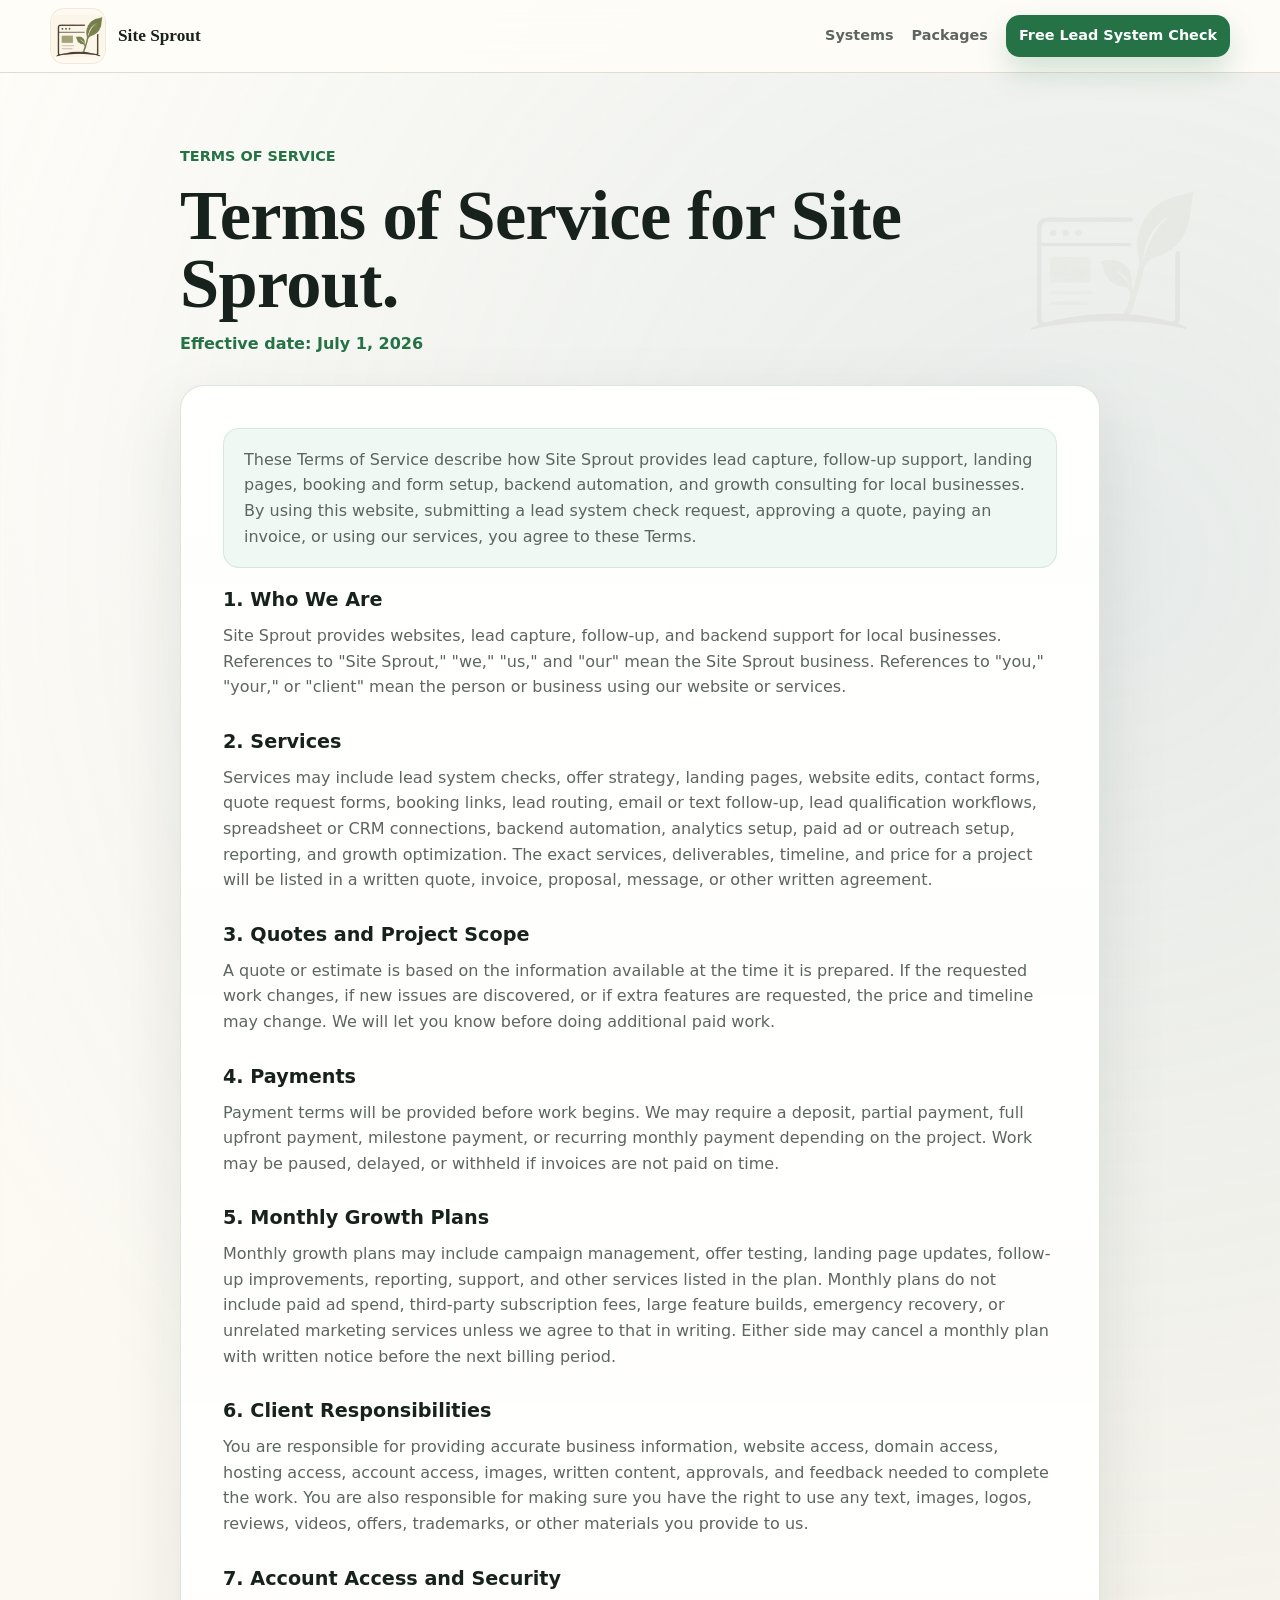
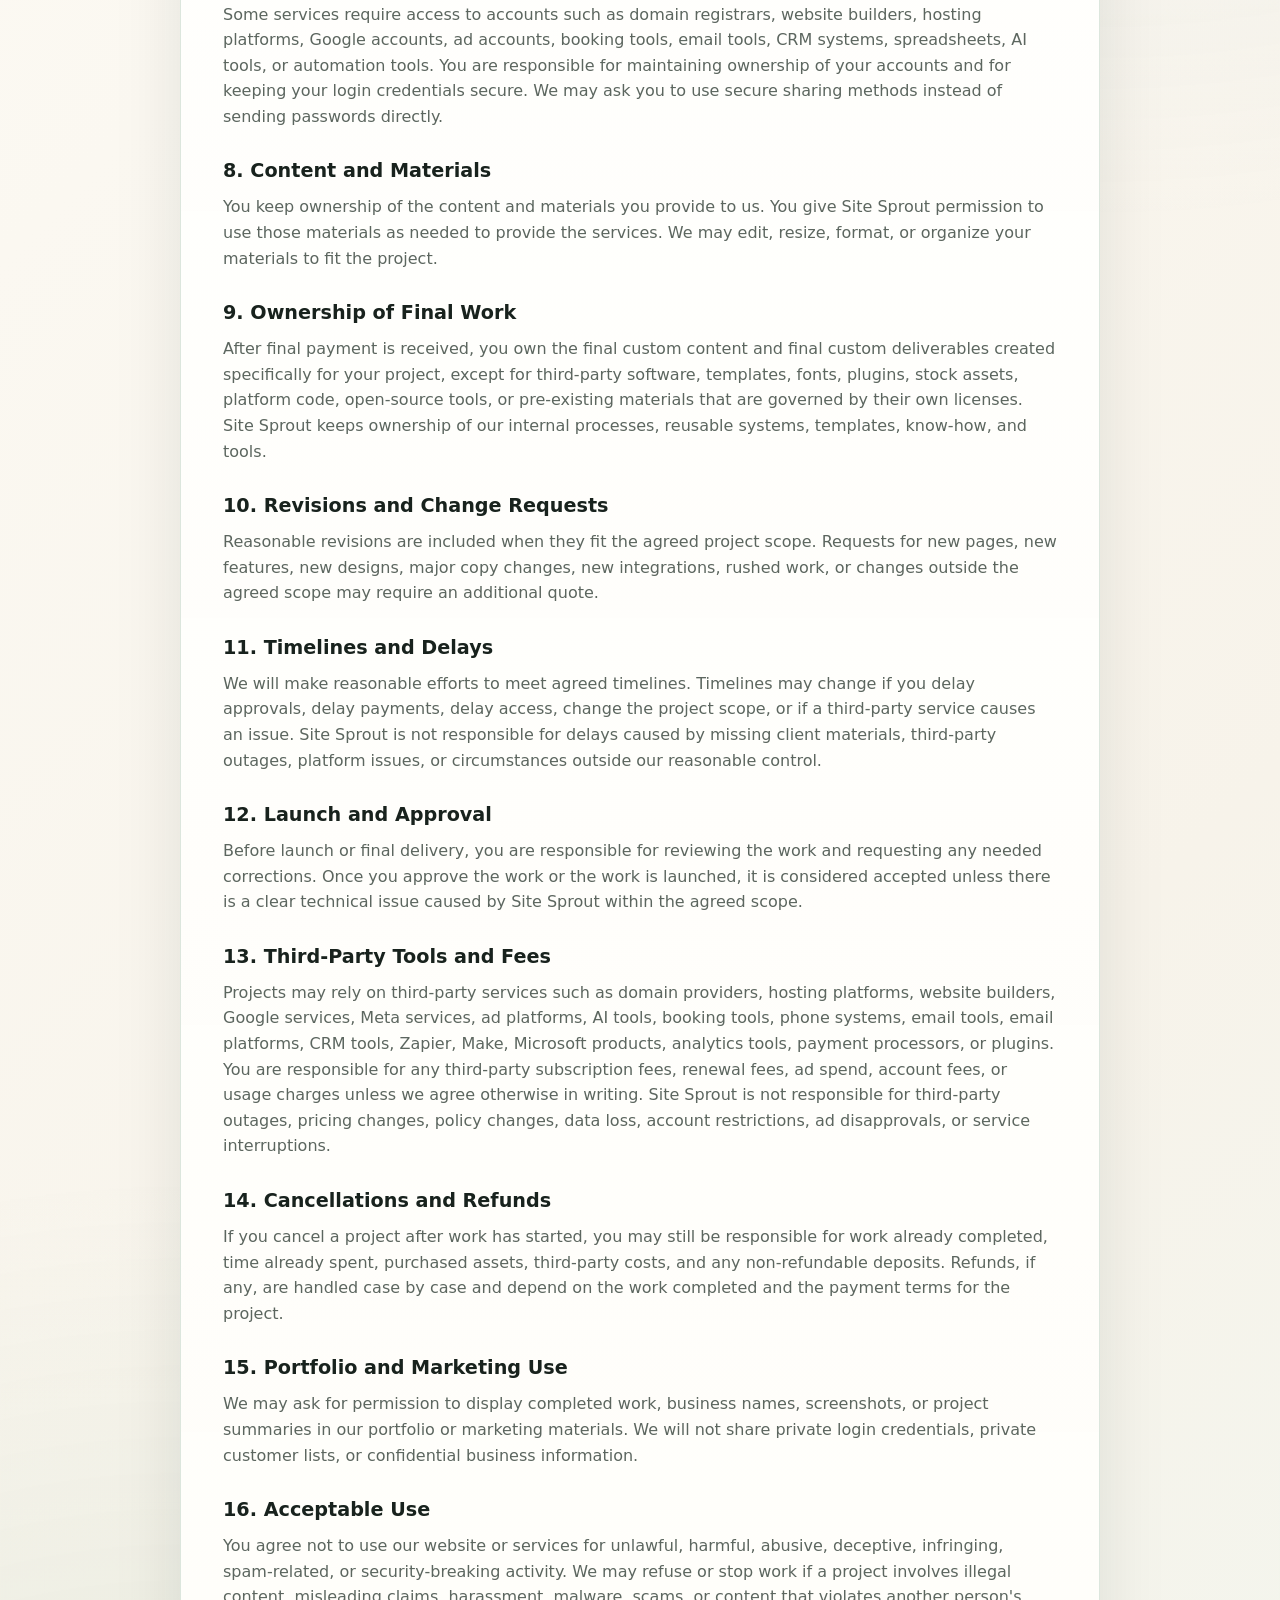
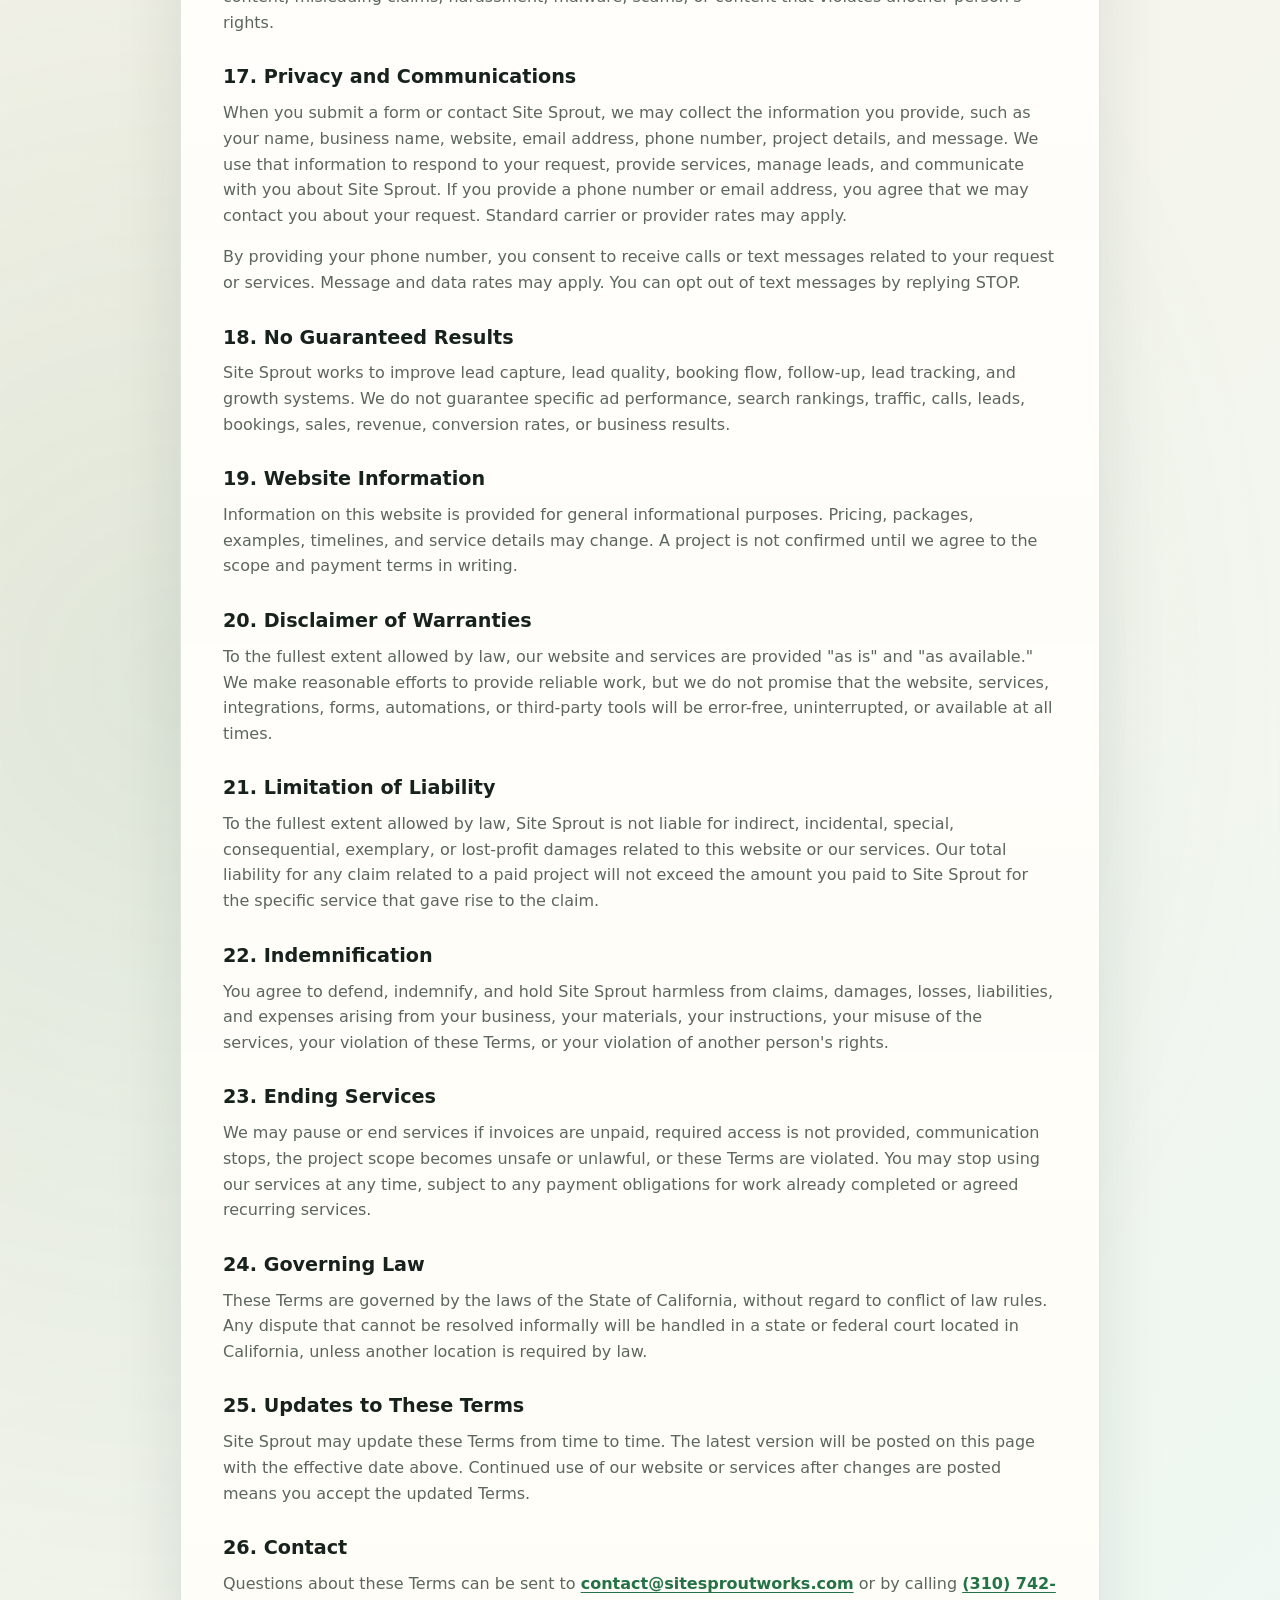
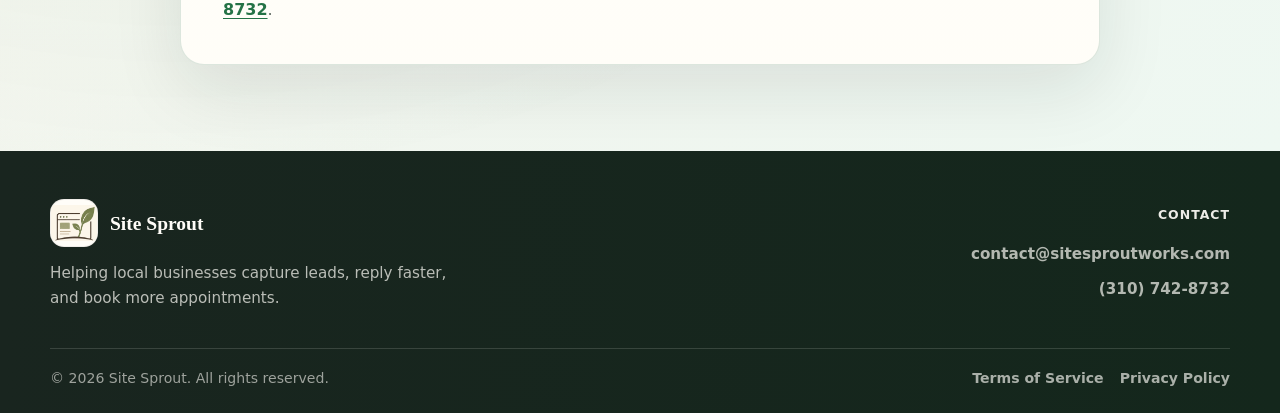
<file: terms-of-service.html>
<!doctype html>
<html lang="en">
  <head>
    <meta charset="utf-8">
    <meta name="viewport" content="width=device-width, initial-scale=1">
    <title>Terms of Service | Site Sprout</title>
    <meta
      name="description"
      content="Full Terms of Service for Site Sprout websites, lead capture, follow-up systems, backend automation, payments, client responsibilities, and third-party tools."
    >
    <link rel="icon" href="/favicon.ico" sizes="any">
    <link rel="icon" type="image/png" href="/favicon-32x32.png" sizes="32x32">
    <link rel="icon" type="image/png" href="/favicon-16x16.png" sizes="16x16">
    <link rel="apple-touch-icon" href="/apple-touch-icon.png">
    <!-- Google tag (gtag.js) -->
    <script async src="https://www.googletagmanager.com/gtag/js?id=G-LKYJQQ8VSJ"></script>
    <script>
      window.dataLayer = window.dataLayer || [];
      function gtag(){dataLayer.push(arguments);}
      gtag('js', new Date());

      gtag('config', 'G-LKYJQQ8VSJ');
    </script>
    <link rel="stylesheet" href="styles.css?v=20260701-simple-footer">
  </head>
  <body>
    <a class="skip-link" href="#main">Skip to content</a>

    <header class="site-header">
      <nav class="nav-shell" aria-label="Main navigation">
        <a class="brand" href="index.html#top" aria-label="Site Sprout home">
          <img class="brand-logo" src="assets/site-sprout-icon.png" alt="Site Sprout logo" width="96" height="96">
          <span class="brand-name">Site Sprout</span>
        </a>

        <div class="site-menu static-menu">
          <a href="index.html#services">Systems</a>
          <a href="index.html#packages">Packages</a>
          <a class="nav-cta" href="index.html#contact">Free Lead System Check</a>
        </div>
      </nav>
    </header>

    <main id="main" class="legal-page">
      <section class="section-shell legal-shell">
        <p class="eyebrow">Terms of Service</p>
        <h1>Terms of Service for Site Sprout.</h1>
        <p class="legal-updated">Effective date: July 1, 2026</p>

        <div class="legal-card">
          <p>
            These Terms of Service describe how Site Sprout provides lead
            capture, follow-up support, landing pages, booking and form setup,
            backend automation, and growth consulting for local businesses. By
            using this website, submitting a lead system check request, approving
            a quote, paying an invoice, or using our services, you agree to these
            Terms.
          </p>

          <h2>1. Who We Are</h2>
          <p>
            Site Sprout provides websites, lead capture, follow-up, and backend
            support for local businesses. References to "Site Sprout,"
            "we," "us," and "our" mean the Site Sprout business. References to
            "you," "your," or "client" mean the person or business using our
            website or services.
          </p>

          <h2>2. Services</h2>
          <p>
            Services may include lead system checks, offer strategy, landing pages,
            website edits, contact forms, quote request forms, booking links,
            lead routing, email or text follow-up, lead qualification
            workflows, spreadsheet or CRM connections, backend automation,
            analytics setup, paid ad or outreach setup, reporting, and growth
            optimization. The exact services, deliverables, timeline, and price
            for a project will be listed in a written quote, invoice, proposal,
            message, or other written agreement.
          </p>

          <h2>3. Quotes and Project Scope</h2>
          <p>
            A quote or estimate is based on the information available at the time
            it is prepared. If the requested work changes, if new issues are
            discovered, or if extra features are requested, the price and timeline
            may change. We will let you know before doing additional paid work.
          </p>

          <h2>4. Payments</h2>
          <p>
            Payment terms will be provided before work begins. We may require a
            deposit, partial payment, full upfront payment, milestone payment, or
            recurring monthly payment depending on the project. Work may be paused,
            delayed, or withheld if invoices are not paid on time.
          </p>

          <h2>5. Monthly Growth Plans</h2>
          <p>
            Monthly growth plans may include campaign management, offer testing,
            landing page updates, follow-up improvements, reporting, support,
            and other services listed in the plan. Monthly plans do not include
            paid ad spend, third-party subscription fees, large feature builds,
            emergency recovery, or unrelated marketing services unless we agree
            to that in writing. Either side may cancel a monthly plan with written
            notice before the next billing period.
          </p>

          <h2>6. Client Responsibilities</h2>
          <p>
            You are responsible for providing accurate business information,
            website access, domain access, hosting access, account access, images,
            written content, approvals, and feedback needed to complete the work.
            You are also responsible for making sure you have the right to use any
            text, images, logos, reviews, videos, offers, trademarks, or other
            materials you provide to us.
          </p>

          <h2>7. Account Access and Security</h2>
          <p>
            Some services require access to accounts such as domain registrars,
            website builders, hosting platforms, Google accounts, ad accounts,
            booking tools, email tools, CRM systems, spreadsheets, AI tools, or
            automation tools. You are responsible for maintaining ownership of
            your accounts and for keeping your login credentials secure. We may
            ask you to use secure sharing methods instead of sending passwords
            directly.
          </p>

          <h2>8. Content and Materials</h2>
          <p>
            You keep ownership of the content and materials you provide to us.
            You give Site Sprout permission to use those materials as needed to
            provide the services. We may edit, resize, format, or organize your
            materials to fit the project.
          </p>

          <h2>9. Ownership of Final Work</h2>
          <p>
            After final payment is received, you own the final custom content and
            final custom deliverables created specifically for your project, except
            for third-party software, templates, fonts, plugins, stock assets,
            platform code, open-source tools, or pre-existing materials that are
            governed by their own licenses. Site Sprout keeps ownership of our
            internal processes, reusable systems, templates, know-how, and tools.
          </p>

          <h2>10. Revisions and Change Requests</h2>
          <p>
            Reasonable revisions are included when they fit the agreed project
            scope. Requests for new pages, new features, new designs, major copy
            changes, new integrations, rushed work, or changes outside the agreed
            scope may require an additional quote.
          </p>

          <h2>11. Timelines and Delays</h2>
          <p>
            We will make reasonable efforts to meet agreed timelines. Timelines
            may change if you delay approvals, delay payments, delay access, change
            the project scope, or if a third-party service causes an issue. Site
            Sprout is not responsible for delays caused by missing client materials,
            third-party outages, platform issues, or circumstances outside our
            reasonable control.
          </p>

          <h2>12. Launch and Approval</h2>
          <p>
            Before launch or final delivery, you are responsible for reviewing the
            work and requesting any needed corrections. Once you approve the work
            or the work is launched, it is considered accepted unless there is a
            clear technical issue caused by Site Sprout within the agreed scope.
          </p>

          <h2>13. Third-Party Tools and Fees</h2>
          <p>
            Projects may rely on third-party services such as domain providers,
            hosting platforms, website builders, Google services, Meta services,
            ad platforms, AI tools, booking tools, phone systems, email tools,
            email platforms, CRM tools, Zapier, Make, Microsoft products,
            analytics tools, payment processors, or plugins. You are responsible
            for any third-party subscription fees, renewal fees, ad spend, account
            fees, or usage charges unless we agree otherwise in writing. Site
            Sprout is not responsible for third-party outages, pricing changes,
            policy changes, data loss, account restrictions, ad disapprovals, or
            service interruptions.
          </p>

          <h2>14. Cancellations and Refunds</h2>
          <p>
            If you cancel a project after work has started, you may still be
            responsible for work already completed, time already spent, purchased
            assets, third-party costs, and any non-refundable deposits. Refunds,
            if any, are handled case by case and depend on the work completed and
            the payment terms for the project.
          </p>

          <h2>15. Portfolio and Marketing Use</h2>
          <p>
            We may ask for permission to display completed work, business names,
            screenshots, or project summaries in our portfolio or marketing
            materials. We will not share private login credentials, private
            customer lists, or confidential business information.
          </p>

          <h2>16. Acceptable Use</h2>
          <p>
            You agree not to use our website or services for unlawful, harmful,
            abusive, deceptive, infringing, spam-related, or security-breaking
            activity. We may refuse or stop work if a project involves illegal
            content, misleading claims, harassment, malware, scams, or content that
            violates another person's rights.
          </p>

          <h2>17. Privacy and Communications</h2>
          <p>
            When you submit a form or contact Site Sprout, we may collect the
            information you provide, such as your name, business name, website,
            email address, phone number, project details, and message. We use that
            information to respond to your request, provide services, manage leads,
            and communicate with you about Site Sprout. If you provide a phone
            number or email address, you agree that we may contact you about your
            request. Standard carrier or provider rates may apply.
          </p>
          <p>
            By providing your phone number, you consent to receive calls or text
            messages related to your request or services. Message and data rates
            may apply. You can opt out of text messages by replying STOP.
          </p>

          <h2>18. No Guaranteed Results</h2>
          <p>
            Site Sprout works to improve lead capture, lead quality, booking flow,
            follow-up, lead tracking, and growth systems. We do not
            guarantee specific ad performance, search rankings, traffic, calls,
            leads, bookings, sales, revenue, conversion rates, or business results.
          </p>

          <h2>19. Website Information</h2>
          <p>
            Information on this website is provided for general informational
            purposes. Pricing, packages, examples, timelines, and service details
            may change. A project is not confirmed until we agree to the scope and
            payment terms in writing.
          </p>

          <h2>20. Disclaimer of Warranties</h2>
          <p>
            To the fullest extent allowed by law, our website and services are
            provided "as is" and "as available." We make reasonable efforts to
            provide reliable work, but we do not promise that the website, services,
            integrations, forms, automations, or third-party tools will be
            error-free, uninterrupted, or available at all times.
          </p>

          <h2>21. Limitation of Liability</h2>
          <p>
            To the fullest extent allowed by law, Site Sprout is not liable for
            indirect, incidental, special, consequential, exemplary, or lost-profit
            damages related to this website or our services. Our total liability
            for any claim related to a paid project will not exceed the amount you
            paid to Site Sprout for the specific service that gave rise to the
            claim.
          </p>

          <h2>22. Indemnification</h2>
          <p>
            You agree to defend, indemnify, and hold Site Sprout harmless from
            claims, damages, losses, liabilities, and expenses arising from your
            business, your materials, your instructions, your misuse of the
            services, your violation of these Terms, or your violation of another
            person's rights.
          </p>

          <h2>23. Ending Services</h2>
          <p>
            We may pause or end services if invoices are unpaid, required access
            is not provided, communication stops, the project scope becomes unsafe
            or unlawful, or these Terms are violated. You may stop using our
            services at any time, subject to any payment obligations for work
            already completed or agreed recurring services.
          </p>

          <h2>24. Governing Law</h2>
          <p>
            These Terms are governed by the laws of the State of California,
            without regard to conflict of law rules. Any dispute that cannot be
            resolved informally will be handled in a state or federal court located
            in California, unless another location is required by law.
          </p>

          <h2>25. Updates to These Terms</h2>
          <p>
            Site Sprout may update these Terms from time to time. The latest
            version will be posted on this page with the effective date above.
            Continued use of our website or services after changes are posted means
            you accept the updated Terms.
          </p>

          <h2>26. Contact</h2>
          <p>
            Questions about these Terms can be sent to
            <a href="mailto:contact@sitesproutworks.com">contact@sitesproutworks.com</a>
            or by calling <a href="tel:+13107428732">(310) 742-8732</a>.
          </p>
        </div>
      </section>
    </main>

    <footer class="site-footer">
      <div class="footer-shell">
        <div class="footer-main">
          <div class="footer-brand-column">
            <a class="footer-brand" href="index.html#top">
              <img class="brand-logo" src="assets/site-sprout-icon.png" alt="Site Sprout logo" width="96" height="96">
              <span>Site Sprout</span>
            </a>
            <p>Helping local businesses capture leads, reply faster, and book more appointments.</p>
          </div>
          <div class="footer-column footer-contact" aria-label="Site Sprout contact information">
            <h2>Contact</h2>
            <a href="mailto:contact@sitesproutworks.com">contact@sitesproutworks.com</a>
            <a href="tel:+13107428732">(310) 742-8732</a>
          </div>
        </div>
        <div class="footer-bottom">
          <p>&copy; 2026 Site Sprout. All rights reserved.</p>
          <div class="footer-legal" aria-label="Legal links">
            <a href="terms-of-service.html">Terms of Service</a>
            <a href="privacy-policy.html">Privacy Policy</a>
          </div>
        </div>
      </div>
    </footer>
  </body>
</html>
</file>
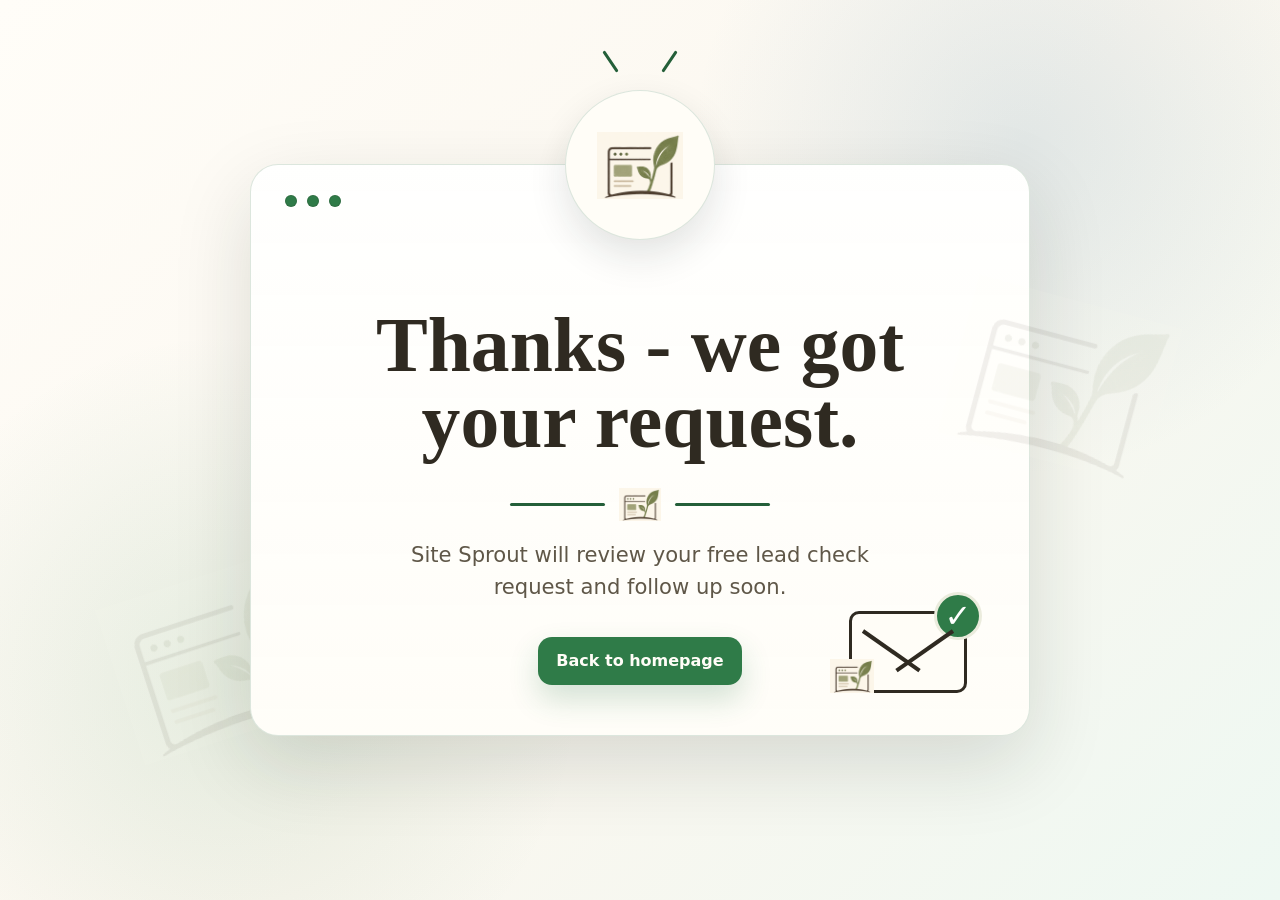
<file: thank-you.html>
<!doctype html>
<html lang="en">
  <head>
    <meta charset="utf-8">
    <meta name="viewport" content="width=device-width, initial-scale=1">
    <title>Thank You | Site Sprout</title>
    <link rel="icon" href="/favicon.ico" sizes="any">
    <link rel="icon" type="image/png" href="/favicon-32x32.png" sizes="32x32">
    <link rel="icon" type="image/png" href="/favicon-16x16.png" sizes="16x16">
    <link rel="apple-touch-icon" href="/apple-touch-icon.png">
    <style>
      :root {
        --ink: #2f2a21;
        --soft-ink: #5f5748;
        --olive: #2f7b48;
        --olive-dark: #245f39;
        --blue-soft: #e6f1f8;
        --blue-deep: #427996;
        --cream: #fff9ee;
        --paper: #fffdf7;
        --line: #dbe5dc;
        --sage: #edf1dc;
        --shadow: 0 28px 80px rgba(24, 34, 29, 0.14);
      }

      * {
        box-sizing: border-box;
      }

      body {
        min-height: 100vh;
        margin: 0;
        display: grid;
        place-items: center;
        overflow-x: hidden;
        color: var(--ink);
        background:
          radial-gradient(circle at 80% 16%, rgba(124, 166, 191, 0.2), transparent 26%),
          radial-gradient(circle at 18% 76%, rgba(63, 143, 92, 0.13), transparent 28%),
          linear-gradient(135deg, #fffdf8 0%, #fbf7ef 54%, #eef8f2 100%);
        font-family: Inter, ui-sans-serif, system-ui, -apple-system, BlinkMacSystemFont, "Segoe UI", sans-serif;
      }

      body::before,
      body::after {
        content: "";
        position: fixed;
        width: 210px;
        height: 310px;
        background: url("assets/site-sprout-icon.png") center / contain no-repeat;
        opacity: 0.08;
        pointer-events: none;
      }

      body::before {
        left: 9vw;
        bottom: 10vh;
        transform: rotate(-18deg);
      }

      body::after {
        right: 9vw;
        top: 25vh;
        transform: rotate(15deg);
      }

      main {
        position: relative;
        width: min(100% - 36px, 780px);
        margin: 72px auto;
      }

      .thank-card {
        position: relative;
        min-height: 520px;
        padding: 106px 56px 50px;
        text-align: center;
        background:
          linear-gradient(180deg, rgba(255, 255, 255, 0.92), rgba(255, 253, 248, 0.88)),
          var(--paper);
        border: 1px solid rgba(219, 229, 220, 0.95);
        border-radius: 28px;
        box-shadow: var(--shadow);
        backdrop-filter: blur(10px);
      }

      .browser-dots {
        position: absolute;
        top: 30px;
        left: 34px;
        display: flex;
        gap: 10px;
      }

      .browser-dots span {
        width: 12px;
        height: 12px;
        background: var(--olive);
        border-radius: 50%;
        box-shadow: inset 0 0 0 1px rgba(47, 42, 33, 0.16);
      }

      .sprout-badge {
        position: absolute;
        top: -75px;
        left: 50%;
        width: 150px;
        height: 150px;
        display: grid;
        place-items: center;
        transform: translateX(-50%);
        background: var(--paper);
        border: 1px solid rgba(219, 229, 220, 0.95);
        border-radius: 50%;
        box-shadow: 0 16px 38px rgba(24, 34, 29, 0.12);
      }

      .sprout-badge::before,
      .sprout-badge::after {
        content: "";
        position: absolute;
        top: -42px;
        width: 3px;
        height: 25px;
        background: var(--olive-dark);
        border-radius: 999px;
      }

      .sprout-badge::before {
        left: 43px;
        transform: rotate(-34deg);
      }

      .sprout-badge::after {
        right: 43px;
        transform: rotate(34deg);
      }

      .sprout-badge img {
        width: 86px;
        height: 86px;
        object-fit: contain;
      }

      h1 {
        max-width: 590px;
        margin: 36px auto 18px;
        font-family: Georgia, "Times New Roman", serif;
        font-size: clamp(3rem, 8vw, 4.85rem);
        line-height: 0.98;
        letter-spacing: 0;
      }

      .divider {
        width: min(260px, 64%);
        height: 32px;
        margin: 24px auto 24px;
        display: grid;
        grid-template-columns: 1fr 42px 1fr;
        align-items: center;
        gap: 14px;
      }

      .divider::before,
      .divider::after {
        content: "";
        height: 3px;
        background: var(--olive-dark);
        border-radius: 999px;
      }

      .divider img {
        width: 42px;
        height: 42px;
        object-fit: contain;
      }

      p {
        max-width: 510px;
        margin: 0 auto 34px;
        color: var(--soft-ink);
        font-size: clamp(1.1rem, 2.3vw, 1.32rem);
        line-height: 1.5;
      }

      a {
        display: inline-flex;
        align-items: center;
        justify-content: center;
        min-height: 48px;
        padding: 12px 18px;
        color: var(--paper);
        background: var(--olive);
        border-radius: 14px;
        box-shadow: 0 14px 30px rgba(36, 114, 70, 0.2);
        font-size: 1rem;
        font-weight: 850;
        text-decoration: none;
        transition: transform 220ms ease, box-shadow 220ms ease, background 220ms ease;
      }

      a:hover {
        color: var(--paper);
        background: var(--olive-dark);
        transform: translate3d(0, -3px, 0);
        box-shadow: 0 18px 38px rgba(36, 114, 70, 0.26);
      }

      .envelope {
        position: absolute;
        right: 62px;
        bottom: 42px;
        width: 118px;
        height: 82px;
        border: 3px solid var(--ink);
        border-radius: 10px;
        background: var(--paper);
      }

      .envelope::before,
      .envelope::after {
        content: "";
        position: absolute;
        left: 11px;
        top: 15px;
        width: 69px;
        height: 4px;
        background: var(--ink);
        transform-origin: left center;
      }

      .envelope::before {
        transform: rotate(35deg);
      }

      .envelope::after {
        left: auto;
        right: 11px;
        transform-origin: right center;
        transform: rotate(-35deg);
      }

      .check {
        position: absolute;
        right: -18px;
        top: -22px;
        width: 48px;
        height: 48px;
        display: grid;
        place-items: center;
        color: white;
        background: var(--olive);
        border: 3px solid rgba(255, 249, 238, 0.9);
        border-radius: 50%;
        font-size: 2rem;
        font-weight: 900;
      }

      .mini-sprout {
        position: absolute;
        left: -22px;
        bottom: -8px;
        width: 44px;
        height: 44px;
        background: url("assets/site-sprout-icon.png") center / contain no-repeat;
      }

      @media (max-width: 680px) {
        body {
          align-items: start;
        }

        main {
          margin: 86px auto 28px;
        }

        .thank-card {
          min-height: 0;
          padding: 84px 24px 142px;
          border-width: 1px;
        }

        .browser-dots {
          top: 26px;
          left: 22px;
        }

        .sprout-badge {
          top: -60px;
          width: 120px;
          height: 120px;
        }

        .sprout-badge img {
          width: 70px;
          height: 70px;
        }

        h1 {
          margin-top: 26px;
          font-size: clamp(2.45rem, 13vw, 3.7rem);
        }

        .envelope {
          right: 28px;
          bottom: 28px;
          width: 96px;
          height: 68px;
        }
      }
    </style>
    <!-- Google tag (gtag.js) -->
    <script async src="https://www.googletagmanager.com/gtag/js?id=G-LKYJQQ8VSJ"></script>
    <script>
      window.dataLayer = window.dataLayer || [];
      function gtag(){dataLayer.push(arguments);}
      gtag('js', new Date());

      gtag('config', 'G-LKYJQQ8VSJ');
    </script>
  </head>
  <body>
    <main>
      <section class="thank-card" aria-labelledby="thank-you-title">
        <div class="browser-dots" aria-hidden="true">
          <span></span>
          <span></span>
          <span></span>
        </div>
        <div class="sprout-badge" aria-hidden="true">
          <img src="assets/site-sprout-icon.png" alt="">
        </div>
        <h1 id="thank-you-title">Thanks - we got your request.</h1>
        <div class="divider" aria-hidden="true">
          <img src="assets/site-sprout-icon.png" alt="">
        </div>
        <p>Site Sprout will review your free lead check request and follow up soon.</p>
        <a href="/">Back to homepage</a>
        <div class="envelope" aria-hidden="true">
          <span class="check">&#10003;</span>
          <span class="mini-sprout"></span>
        </div>
      </section>
    </main>
  </body>
</html>
</file>
<file: styles.css>
:root {
  --ink: #2f2a21;
  --ink-soft: #665f4f;
  --olive: #78864d;
  --olive-dark: #58643a;
  --moss: #9ca86f;
  --sage: #dce2c8;
  --clay: #987254;
  --terracotta: #b58b68;
  --sand: #ead9bf;
  --cream: #f4ead8;
  --paper: #fff9ee;
  --oat: #f0e3ce;
  --leaf-deep: #435039;
  --leaf: #647247;
  --fern: #edf1dc;
  --line: #ddd0b8;
  --mist: #e7ead8;
  --soil: #3b3025;
  --shadow: 0 18px 60px rgba(59, 48, 37, 0.12);
  --display-font: Georgia, "Times New Roman", serif;
  --body-font: Inter, ui-sans-serif, system-ui, -apple-system, BlinkMacSystemFont, "Segoe UI", sans-serif;
  --radius: 8px;
  --max: 1180px;
}

* {
  box-sizing: border-box;
}

html {
  scroll-behavior: smooth;
  scroll-padding-top: 86px;
}

body {
  margin: 0;
  color: var(--ink);
  background:
    radial-gradient(circle at 86% 8%, rgba(156, 168, 111, 0.12), transparent 30%),
    linear-gradient(180deg, rgba(255, 249, 238, 0.98), rgba(240, 227, 206, 0.78)),
    var(--paper);
  font-family: var(--body-font);
  line-height: 1.6;
  overflow-x: hidden;
}

img {
  display: block;
  max-width: 100%;
}

a {
  color: inherit;
  text-decoration: none;
}

ul {
  padding: 0;
  margin: 0;
  list-style: none;
}

h1,
h2,
h3,
p {
  margin-top: 0;
}

h1 {
  max-width: 660px;
  margin-bottom: 28px;
  font-size: clamp(2.6rem, 4.35vw, 4rem);
  line-height: 1.06;
  font-family: var(--display-font);
  font-weight: 800;
}

h1 span {
  display: block;
  white-space: normal;
}

h2 {
  margin-bottom: 18px;
  font-size: clamp(2rem, 4vw, 4.2rem);
  line-height: 1.02;
  font-family: var(--display-font);
  font-weight: 800;
}

h3 {
  margin-bottom: 12px;
  font-size: 1.25rem;
  line-height: 1.2;
}

p {
  color: var(--ink-soft);
}

.skip-link {
  position: absolute;
  left: 16px;
  top: -80px;
  z-index: 100;
  padding: 10px 14px;
  color: white;
  background: var(--ink);
  border-radius: var(--radius);
}

.skip-link:focus {
  top: 16px;
}

.sr-only {
  position: absolute;
  width: 1px;
  height: 1px;
  padding: 0;
  margin: -1px;
  overflow: hidden;
  clip: rect(0, 0, 0, 0);
  white-space: nowrap;
  border: 0;
}

.site-header {
  position: sticky;
  top: 0;
  z-index: 50;
  background: rgba(255, 253, 248, 0.92);
  border-bottom: 1px solid rgba(220, 213, 202, 0.85);
  backdrop-filter: blur(18px);
  transition: background-color 220ms ease, box-shadow 220ms ease, border-color 220ms ease;
}

.site-header.is-scrolled {
  background: rgba(255, 253, 248, 0.96);
  border-color: rgba(181, 139, 104, 0.2);
  box-shadow: 0 12px 34px rgba(59, 48, 37, 0.08);
}

.nav-shell {
  width: min(100% - 28px, var(--max));
  min-height: 72px;
  margin: 0 auto;
  display: flex;
  align-items: center;
  justify-content: space-between;
  gap: 18px;
}

.brand,
.footer-brand {
  display: inline-flex;
  align-items: center;
  gap: 12px;
  font-weight: 850;
  transition: transform 180ms ease, color 180ms ease;
}

.brand:hover,
.footer-brand:hover {
  transform: translate3d(0, -1px, 0);
}

.brand-mark {
  width: 42px;
  height: 42px;
  display: grid;
  place-items: center;
  color: var(--paper);
  background: var(--soil);
  border-radius: var(--radius);
  font-size: 0.9rem;
  font-weight: 850;
}

.brand-name {
  font-family: var(--display-font);
  font-size: 1.08rem;
  font-weight: 800;
}

.brand-logo {
  width: 56px;
  height: 56px;
  object-fit: contain;
  background: rgba(255, 249, 238, 0.82);
  border: 1px solid rgba(59, 48, 37, 0.08);
  border-radius: 14px;
}

.site-menu {
  display: flex;
  align-items: center;
  gap: 16px;
  color: var(--ink-soft);
  font-size: 0.9rem;
  font-weight: 700;
}

.site-menu a {
  position: relative;
  transition: color 180ms ease, transform 180ms ease;
}

.site-menu a::after {
  content: "";
  position: absolute;
  left: 0;
  right: 0;
  bottom: -7px;
  height: 2px;
  background: linear-gradient(90deg, var(--olive), var(--clay));
  border-radius: 999px;
  opacity: 0;
  transform: scaleX(0.35);
  transform-origin: center;
  transition: opacity 180ms ease, transform 180ms ease;
}

.site-menu a:hover {
  color: var(--ink);
  transform: translate3d(0, -1px, 0);
}

.site-menu a:hover::after,
.site-menu a.is-active::after {
  opacity: 1;
  transform: scaleX(1);
}

.site-menu a.is-active {
  color: var(--ink);
}

.nav-cta {
  padding: 9px 13px;
  color: var(--paper) !important;
  background: var(--olive-dark);
  border-radius: var(--radius);
  white-space: nowrap;
  box-shadow: 0 8px 20px rgba(70, 83, 61, 0.18);
}

.nav-cta::after {
  display: none;
}

.nav-cta.is-active {
  background: var(--soil);
  box-shadow: 0 10px 24px rgba(59, 48, 37, 0.2);
}

.nav-toggle {
  display: none;
  width: 44px;
  height: 44px;
  padding: 10px;
  background: transparent;
  border: 1px solid var(--line);
  border-radius: var(--radius);
}

.nav-toggle-line {
  display: block;
  width: 100%;
  height: 2px;
  margin: 5px 0;
  background: var(--ink);
  border-radius: 999px;
  transition: transform 220ms ease, opacity 180ms ease;
}

.nav-toggle.is-open .nav-toggle-line:nth-child(1) {
  transform: translateY(7px) rotate(45deg);
}

.nav-toggle.is-open .nav-toggle-line:nth-child(2) {
  opacity: 0;
}

.nav-toggle.is-open .nav-toggle-line:nth-child(3) {
  transform: translateY(-7px) rotate(-45deg);
}

.hero {
  position: relative;
  overflow: hidden;
  min-height: auto;
  background:
    radial-gradient(circle at 78% 36%, rgba(120, 134, 77, 0.18), transparent 30%),
    radial-gradient(circle at 8% 82%, rgba(181, 139, 104, 0.12), transparent 28%),
    linear-gradient(90deg, rgba(255, 249, 238, 0.98) 0%, rgba(255, 249, 238, 0.9) 52%, rgba(237, 241, 220, 0.86) 100%),
    repeating-linear-gradient(135deg, rgba(120, 134, 77, 0.045) 0 1px, transparent 1px 26px),
    var(--paper);
}

.hero-bg-elements {
  position: absolute;
  inset: 0;
  pointer-events: none;
}

.hero-float {
  position: absolute;
  z-index: 0;
  display: block;
  opacity: 0.62;
  transform: translate3d(0, 0, 0);
  will-change: transform;
}

.hero-window {
  top: 14%;
  right: 9%;
  width: 118px;
  height: 72px;
  border: 1px solid rgba(88, 100, 58, 0.2);
  border-radius: 10px;
  background:
    radial-gradient(circle at 16px 16px, rgba(120, 134, 77, 0.35) 0 4px, transparent 5px),
    radial-gradient(circle at 32px 16px, rgba(120, 134, 77, 0.24) 0 4px, transparent 5px),
    linear-gradient(rgba(59, 48, 37, 0.12), rgba(59, 48, 37, 0.12)) 14px 28px / 70px 2px no-repeat,
    linear-gradient(rgba(59, 48, 37, 0.08), rgba(59, 48, 37, 0.08)) 14px 42px / 52px 2px no-repeat,
    rgba(255, 250, 240, 0.42);
  box-shadow: 0 16px 34px rgba(59, 48, 37, 0.06);
}

.hero-leaf-one,
.hero-leaf-two {
  width: 70px;
  height: 30px;
  background: rgba(120, 134, 77, 0.16);
  border: 1px solid rgba(88, 100, 58, 0.13);
  border-radius: 90% 8px 90% 8px;
}

.hero-leaf-one {
  left: 7%;
  bottom: 16%;
  transform: rotate(-18deg);
}

.hero-leaf-two {
  right: 39%;
  top: 20%;
  width: 48px;
  height: 22px;
  transform: rotate(26deg);
}

.hero::after {
  content: "";
  position: absolute;
  inset: auto 0 0 0;
  height: 10px;
  background: linear-gradient(90deg, var(--soil), var(--olive), var(--moss), var(--clay));
}

.hero-grid {
  width: min(100% - 32px, var(--max));
  min-height: auto;
  margin: 0 auto;
  display: grid;
  grid-template-columns: minmax(0, 0.9fr) minmax(390px, 1.1fr);
  align-items: center;
  gap: 34px;
  padding: 54px 0 72px;
}

.hero-copy {
  position: relative;
  z-index: 2;
  min-width: 0;
  will-change: transform, opacity;
}

.eyebrow {
  margin-bottom: 14px;
  color: var(--olive-dark);
  font-size: 0.9rem;
  font-weight: 850;
  text-transform: uppercase;
}

.hero-lede {
  max-width: 560px;
  margin-bottom: 32px;
  font-size: clamp(1.05rem, 1.7vw, 1.22rem);
}

.hero-actions,
.contact-options {
  display: flex;
  flex-wrap: wrap;
  gap: 12px;
}

.button {
  position: relative;
  display: inline-flex;
  min-height: 48px;
  align-items: center;
  justify-content: center;
  padding: 12px 18px;
  border: 1px solid transparent;
  border-radius: var(--radius);
  font-weight: 850;
  cursor: pointer;
  isolation: isolate;
  overflow: hidden;
  transform: translate3d(0, 0, 0);
  transition: transform 220ms cubic-bezier(0.2, 0.8, 0.2, 1), box-shadow 220ms ease, background 220ms ease, border-color 220ms ease;
}

.button::after {
  content: "";
  position: absolute;
  inset: 0;
  z-index: -1;
  background: linear-gradient(120deg, transparent 0%, rgba(255, 255, 255, 0.24) 45%, transparent 70%);
  opacity: 0;
  transform: translateX(-80%);
  transition: opacity 220ms ease, transform 520ms ease;
}

.button:hover::after {
  opacity: 1;
  transform: translateX(80%);
}

.button:active {
  transform: translate3d(0, 0, 0) scale(0.98);
}

.button.primary {
  color: var(--paper);
  background: var(--soil);
  box-shadow: 0 14px 30px rgba(58, 48, 38, 0.18);
}

.button.primary:hover {
  background: #463a2d;
  transform: translate3d(0, -3px, 0);
  box-shadow: 0 18px 38px rgba(58, 48, 38, 0.24);
}

.button.secondary {
  color: var(--ink);
  background: rgba(255, 255, 255, 0.7);
  border-color: var(--line);
}

.button.secondary:hover {
  background: white;
  transform: translate3d(0, -3px, 0);
  box-shadow: 0 12px 28px rgba(58, 48, 38, 0.08);
}

.hero-metrics {
  max-width: 560px;
  margin-top: 34px;
  display: grid;
  grid-template-columns: repeat(3, 1fr);
  gap: 10px;
}

.hero-metrics div {
  min-height: 96px;
  padding: 18px 16px;
  background: rgba(255, 250, 240, 0.78);
  border: 1px solid rgba(220, 213, 202, 0.82);
  border-radius: var(--radius);
  transform: translate3d(0, 0, 0);
  transition: transform 220ms ease, box-shadow 220ms ease, border-color 220ms ease;
  will-change: transform;
}

.hero-metrics div:hover {
  transform: translate3d(0, -5px, 0);
  border-color: rgba(181, 139, 104, 0.26);
  box-shadow: 0 14px 30px rgba(58, 48, 38, 0.09);
}

.hero-metrics strong {
  display: block;
  color: var(--clay);
  font-size: clamp(1.35rem, 2vw, 1.7rem);
  line-height: 1.08;
}

.hero-metrics span {
  display: block;
  margin-top: 8px;
  color: var(--ink-soft);
  font-size: 1.05rem;
}

.hero-visual {
  position: relative;
  z-index: 1;
  display: grid;
  justify-items: center;
  gap: 4px;
  transform: translate3d(25px, calc(25px + var(--hero-parallax-y, 0px)), 0);
  will-change: transform, opacity;
}

.hero-art-card {
  width: min(100%, 750px);
}

.hero-art-card img {
  width: 100%;
  max-width: 750px;
  object-fit: contain;
  animation: storefrontFloat 5.8s ease-in-out infinite;
  filter: drop-shadow(0 16px 22px rgba(59, 48, 37, 0.12));
  transition: filter 240ms ease;
  will-change: transform;
}

.hero-art-card:hover img {
  filter: drop-shadow(0 22px 30px rgba(59, 48, 37, 0.16)) saturate(1.04);
}

.local-trust {
  position: relative;
  overflow: hidden;
  background:
    radial-gradient(circle at 12% 18%, rgba(156, 168, 111, 0.14), transparent 24%),
    radial-gradient(circle at 92% 76%, rgba(181, 139, 104, 0.12), transparent 26%),
    linear-gradient(135deg, #fff8eb, var(--fern));
  border-top: 1px solid rgba(58, 48, 38, 0.08);
  border-bottom: 1px solid rgba(58, 48, 38, 0.08);
}

.local-trust-shell {
  padding-top: 44px;
  padding-bottom: 48px;
}

.local-trust-heading {
  display: grid;
  gap: 8px;
  margin-bottom: 20px;
}

.local-trust-heading .eyebrow {
  margin-bottom: 0;
}

.local-trust-heading h2 {
  max-width: 820px;
  margin-bottom: 0;
}

.local-trust-niches {
  max-width: 960px;
  margin-bottom: 0;
  color: var(--ink);
  font-family: var(--display-font);
  font-size: clamp(1.45rem, 2.7vw, 2.35rem);
  font-weight: 800;
  line-height: 1.2;
}

.local-trust-niches span {
  display: inline-block;
  margin: 0 9px;
  color: var(--olive);
  font-family: var(--body-font);
  font-size: 0.82em;
}

.local-trust-grid {
  display: grid;
  grid-template-columns: repeat(3, 1fr);
  gap: 14px;
}

.niche-grid {
  display: grid;
  grid-template-columns: repeat(3, 1fr);
  gap: 14px;
  margin-bottom: 16px;
}

.niche-card {
  min-height: 154px;
  padding: 22px;
  background: rgba(255, 255, 255, 0.88);
  border: 1px solid rgba(219, 229, 220, 0.92);
  border-radius: var(--radius);
  box-shadow: 0 12px 34px rgba(58, 48, 38, 0.05);
  transition: transform 220ms ease, box-shadow 220ms ease, border-color 220ms ease;
}

.niche-card:hover {
  transform: translate3d(0, -5px, 0);
  border-color: rgba(63, 143, 92, 0.26);
  box-shadow: 0 18px 42px rgba(24, 34, 29, 0.08);
}

.niche-card span,
.check-card span {
  display: inline-flex;
  margin-bottom: 20px;
  color: var(--olive-dark);
  font-weight: 900;
}

.niche-card p {
  margin-bottom: 0;
}

.local-trust-card {
  min-height: 136px;
  padding: 20px;
  background: rgba(255, 250, 240, 0.84);
  border: 1px solid rgba(220, 208, 184, 0.9);
  border-radius: var(--radius);
  box-shadow: 0 12px 34px rgba(58, 48, 38, 0.06);
  transform: translate3d(0, 0, 0);
  transition: transform 220ms ease, box-shadow 220ms ease, border-color 220ms ease, background 220ms ease;
  will-change: transform;
}

.local-trust-card:hover {
  transform: translate3d(0, -6px, 0);
  background: rgba(255, 253, 248, 0.94);
  border-color: rgba(181, 139, 104, 0.3);
  box-shadow: 0 18px 44px rgba(58, 48, 38, 0.09);
}

.local-trust-card h3 {
  margin-bottom: 8px;
}

.local-trust-card p {
  margin-bottom: 0;
}

.band {
  background: var(--cream);
}

.problem-band {
  position: relative;
  overflow: hidden;
  background:
    radial-gradient(circle at 18% 22%, rgba(120, 134, 77, 0.13), transparent 30%),
    radial-gradient(circle at 86% 70%, rgba(181, 139, 104, 0.12), transparent 28%),
    linear-gradient(180deg, #f6ebd8, #eee0c8);
  border-top: 1px solid rgba(58, 48, 38, 0.1);
  border-bottom: 1px solid rgba(58, 48, 38, 0.1);
}

.problem-band::after {
  content: "";
  position: absolute;
  right: -140px;
  bottom: -180px;
  width: 420px;
  height: 420px;
  background: rgba(120, 134, 77, 0.13);
  border-radius: 50%;
}

.section-shell {
  width: min(100% - 32px, var(--max));
  margin: 0 auto;
  padding: 92px 0;
  position: relative;
}

.problem-band .section-shell {
  padding-top: 64px;
  padding-bottom: 72px;
}

.section-heading {
  max-width: 780px;
  margin-bottom: 34px;
}

.section-heading h2 {
  position: relative;
}

.section-heading h2::after {
  content: "";
  display: block;
  width: 78px;
  height: 6px;
  margin-top: 18px;
  background: linear-gradient(90deg, var(--clay), var(--moss));
  border-radius: 999px;
}

.section-heading.compact {
  max-width: 720px;
}

#services,
#packages,
#process,
#faq,
.contact-section {
  isolation: isolate;
}

#services::before,
#packages::before,
#process::before,
#faq::before,
.contact-section::before {
  content: "";
  position: absolute;
  inset: 0 auto 0 50%;
  z-index: -1;
  width: 100vw;
  transform: translateX(-50%);
}

#services::before {
  background:
    radial-gradient(circle at 92% 18%, rgba(152, 114, 84, 0.1), transparent 30%),
    radial-gradient(circle at 6% 78%, rgba(120, 134, 77, 0.12), transparent 26%),
    linear-gradient(135deg, #fff9ee, var(--fern));
}

#packages::before {
  background:
    radial-gradient(circle at 10% 78%, rgba(165, 174, 130, 0.14), transparent 28%),
    radial-gradient(circle at 86% 12%, rgba(181, 139, 104, 0.1), transparent 26%),
    linear-gradient(135deg, #fff4e2, var(--oat));
}

#process::before {
  background:
    radial-gradient(circle at 88% 16%, rgba(152, 114, 84, 0.1), transparent 26%),
    radial-gradient(circle at 16% 74%, rgba(120, 134, 77, 0.14), transparent 30%),
    linear-gradient(135deg, #e2e8cf, #f8eedc);
}

#faq::before {
  background:
    radial-gradient(circle at 16% 18%, rgba(220, 226, 200, 0.18), transparent 28%),
    radial-gradient(circle at 88% 72%, rgba(156, 168, 111, 0.2), transparent 30%),
    repeating-linear-gradient(135deg, rgba(255, 250, 240, 0.045) 0 1px, transparent 1px 28px),
    linear-gradient(135deg, var(--leaf-deep), var(--leaf));
}

.contact-section::before {
  background:
    radial-gradient(circle at 22% 18%, rgba(181, 139, 104, 0.1), transparent 26%),
    radial-gradient(circle at 92% 82%, rgba(120, 134, 77, 0.1), transparent 26%),
    linear-gradient(135deg, #fffaf1, #efe0c8);
}

#proof {
  background:
    radial-gradient(circle at 78% 18%, rgba(120, 134, 77, 0.14), transparent 28%),
    radial-gradient(circle at 8% 88%, rgba(152, 114, 84, 0.13), transparent 28%),
    linear-gradient(180deg, #e8d5b8, #f6e7d1);
  border-top: 1px solid rgba(58, 48, 38, 0.09);
  border-bottom: 1px solid rgba(58, 48, 38, 0.09);
}

#proof .section-heading h2 {
  max-width: 640px;
  font-size: clamp(1.9rem, 3.25vw, 3.55rem);
}

#packages .section-heading h2 {
  max-width: 620px;
  font-size: clamp(1.9rem, 3.2vw, 3.45rem);
}

.problem-grid,
.automation-grid,
.contact-section {
  display: grid;
  grid-template-columns: minmax(0, 0.9fr) minmax(0, 1.1fr);
  gap: 48px;
  align-items: start;
}

.problem-grid {
  position: relative;
  z-index: 1;
  align-items: center;
}

.problem-copy {
  max-width: 610px;
  padding-top: 6px;
}

.problem-title {
  max-width: 520px;
  margin-bottom: 22px;
  font-size: clamp(2.1rem, 3.65vw, 3.55rem);
  line-height: 1.08;
}

.problem-lede {
  max-width: 520px;
  margin-bottom: 26px;
  font-size: 1.16rem;
}

.problem-link {
  display: inline-flex;
  min-height: 44px;
  align-items: center;
  padding: 10px 14px;
  color: var(--paper);
  background: var(--soil);
  border-radius: var(--radius);
  font-weight: 850;
  transition: transform 180ms ease, box-shadow 180ms ease;
}

.problem-link::after {
  content: "\2192";
  margin-left: 8px;
}

.problem-link:hover {
  transform: translateY(-2px);
  box-shadow: 0 14px 30px rgba(58, 48, 38, 0.14);
}

.problem-panel {
  display: grid;
  gap: 18px;
}

.notification-stack {
  display: grid;
  gap: 12px;
  padding: 20px;
  background: rgba(255, 250, 240, 0.8);
  border: 1px solid rgba(58, 48, 38, 0.12);
  border-radius: var(--radius);
  box-shadow: 0 18px 46px rgba(58, 48, 38, 0.1);
  transform: translate3d(0, 0, 0);
  will-change: transform;
}

.notification-card {
  display: grid;
  grid-template-columns: 42px 1fr;
  gap: 12px;
  align-items: center;
  padding: 14px 12px;
  background: rgba(255, 255, 255, 0.46);
  border: 1px solid rgba(58, 48, 38, 0.1);
  border-radius: var(--radius);
  transition: transform 180ms ease, background 180ms ease;
}

.notification-card:hover {
  transform: translate3d(6px, 0, 0);
  background: rgba(255, 255, 255, 0.62);
}

.notification-card span {
  display: grid;
  width: 42px;
  height: 42px;
  place-items: center;
  color: var(--paper);
  background: var(--clay);
  border-radius: var(--radius);
  font-weight: 900;
}

.notification-card p {
  margin: 0;
  color: var(--ink);
  font-weight: 850;
}

.notification-stack strong {
  padding: 4px 4px 0;
  color: var(--olive-dark);
}

.problem-card-grid {
  display: grid;
  grid-template-columns: repeat(3, 1fr);
  gap: 12px;
}

.problem-card {
  min-height: 148px;
  padding: 16px;
  background: rgba(255, 250, 240, 0.72);
  border: 1px solid rgba(58, 48, 38, 0.12);
  border-radius: var(--radius);
  box-shadow: 0 10px 28px rgba(58, 48, 38, 0.06);
  transform: translate3d(0, 0, 0);
  transition: transform 220ms ease, box-shadow 220ms ease, border-color 220ms ease;
  will-change: transform;
}

.problem-card:hover {
  transform: translate3d(0, -6px, 0);
  border-color: rgba(181, 139, 104, 0.28);
  box-shadow: 0 18px 40px rgba(58, 48, 38, 0.1);
}

.problem-card span {
  display: inline-flex;
  margin-bottom: 14px;
  color: var(--clay);
  font-weight: 900;
}

.problem-card p {
  margin-bottom: 0;
}

.service-grid,
.proof-grid,
.package-grid,
.process-grid {
  display: grid;
  gap: 18px;
}

.service-grid {
  grid-template-columns: repeat(4, 1fr);
}

.service-card,
.proof-card,
.package-card,
.process-grid article {
  position: relative;
  padding: 24px;
  background: rgba(255, 250, 240, 0.86);
  border: 1px solid var(--line);
  border-radius: var(--radius);
  box-shadow: 0 12px 38px rgba(58, 48, 38, 0.06);
  transform: translate3d(0, 0, 0);
  transition: transform 240ms cubic-bezier(0.2, 0.8, 0.2, 1), box-shadow 240ms ease, border-color 220ms ease, background 220ms ease;
  will-change: transform;
}

.service-card:hover,
.proof-card:hover,
.package-card:hover,
.process-grid article:hover {
  transform: translate3d(0, -7px, 0);
  border-color: rgba(181, 117, 82, 0.36);
  box-shadow: 0 22px 54px rgba(58, 48, 38, 0.1);
}

.service-card:nth-child(1),
.proof-card:nth-child(1),
.process-grid article:nth-child(1) {
  border-top: 6px solid var(--clay);
}

.service-card:nth-child(2),
.proof-card:nth-child(2),
.process-grid article:nth-child(2) {
  border-top: 6px solid var(--moss);
}

.service-card:nth-child(3),
.proof-card:nth-child(3),
.process-grid article:nth-child(3) {
  border-top: 6px solid var(--terracotta);
}

.service-card:nth-child(4) {
  border-top: 6px solid var(--olive);
}

.process-grid article:nth-child(4) {
  border-top: 6px solid var(--olive);
}

.service-number {
  display: inline-flex;
  margin-bottom: 32px;
  color: var(--clay);
  font-weight: 900;
}

.service-card ul,
.package-card ul {
  display: grid;
  gap: 9px;
  margin-top: 18px;
}

.service-card li,
.package-card li {
  position: relative;
  padding-left: 20px;
  color: var(--ink-soft);
}

.service-card li::before,
.package-card li::before {
  content: "";
  position: absolute;
  top: 0.7em;
  left: 0;
  width: 7px;
  height: 7px;
  background: var(--olive);
  border-radius: 50%;
}

.proof-grid {
  grid-template-columns: repeat(3, 1fr);
}

.proof-top {
  display: flex;
  min-height: 76px;
  flex-direction: column;
  justify-content: space-between;
  gap: 10px;
  margin-bottom: 22px;
}

.proof-top span,
.package-label {
  color: var(--olive-dark);
  font-size: 0.86rem;
  font-weight: 850;
  text-transform: uppercase;
}

.proof-top strong {
  font-size: 1.4rem;
  line-height: 1.15;
}

.before-after {
  display: grid;
  gap: 10px;
}

.before-after div {
  padding: 14px;
  border-radius: var(--radius);
  transition: transform 180ms ease, background 180ms ease;
}

.proof-card:hover .before-after div {
  transform: translate3d(0, -2px, 0);
}

.before-after div:first-child {
  background: #f5eee8;
}

.before-after div:last-child {
  background: var(--mist);
}

.before-after span {
  display: block;
  margin-bottom: 4px;
  color: var(--ink);
  font-weight: 850;
}

.before-after p {
  margin-bottom: 0;
  font-size: 0.95rem;
}

.package-grid {
  grid-template-columns: repeat(3, 1fr);
}

.package-card {
  display: flex;
  min-height: 100%;
  flex-direction: column;
}

.package-card.featured {
  color: var(--paper);
  background: var(--soil);
  border-color: var(--soil);
  box-shadow: 0 22px 54px rgba(58, 48, 38, 0.18);
}

.package-badge {
  align-self: flex-start;
  margin-bottom: 14px;
  padding: 7px 10px;
  color: var(--leaf-deep);
  background: var(--sage);
  border-radius: 999px;
  font-size: 0.74rem;
  font-weight: 900;
  letter-spacing: 0.03em;
  text-transform: uppercase;
}

.package-card.featured p,
.package-card.featured li,
.package-card.featured .package-label {
  color: rgba(255, 253, 248, 0.78);
}

.package-card.featured .price {
  color: white;
}

.price {
  margin-bottom: 14px;
  color: var(--clay);
  font-size: 1.65rem;
  font-weight: 900;
}

.care-plan-row {
  display: grid;
  grid-template-columns: minmax(220px, 0.48fr) minmax(0, 1fr);
  gap: 18px;
  align-items: center;
  margin-top: 18px;
  padding: 22px 24px;
  background: rgba(255, 250, 240, 0.86);
  border: 1px solid var(--line);
  border-radius: var(--radius);
  box-shadow: 0 12px 38px rgba(58, 48, 38, 0.06);
  border-left: 6px solid var(--moss);
}

.care-plan-row h3 {
  margin-bottom: 0;
}

.care-plan-row p {
  margin-bottom: 0;
  font-size: 1.05rem;
}

.care-plan-row strong {
  color: var(--clay);
}

.automation-band {
  color: var(--paper);
  background:
    radial-gradient(circle at 82% 16%, rgba(120, 134, 77, 0.18), transparent 28%),
    repeating-linear-gradient(135deg, rgba(255, 250, 240, 0.05) 0 1px, transparent 1px 26px),
    linear-gradient(135deg, var(--soil), #283124);
}

.automation-band p,
.automation-band .eyebrow {
  color: rgba(255, 253, 248, 0.78);
}

.automation-band h2 {
  color: white;
}

.flow-list {
  display: grid;
  gap: 12px;
}

.flow-step {
  display: grid;
  grid-template-columns: 42px 1fr;
  gap: 14px;
  align-items: start;
  padding: 18px;
  background: rgba(255, 253, 248, 0.08);
  border: 1px solid rgba(255, 253, 248, 0.16);
  border-radius: var(--radius);
  transform: translate3d(0, 0, 0);
  transition: transform 220ms ease, background 220ms ease, border-color 220ms ease;
  will-change: transform;
}

.flow-step:hover {
  transform: translate3d(8px, 0, 0);
  background: rgba(255, 253, 248, 0.12);
  border-color: rgba(255, 253, 248, 0.28);
}

.flow-step span,
.process-grid span {
  display: grid;
  width: 42px;
  height: 42px;
  place-items: center;
  color: var(--paper);
  background: var(--clay);
  border-radius: var(--radius);
  font-weight: 900;
}

.flow-step p {
  margin-bottom: 0;
}

.process-grid {
  grid-template-columns: repeat(4, 1fr);
}

.process-grid span {
  margin-bottom: 28px;
  background: var(--olive-dark);
}

.check-section {
  isolation: isolate;
}

.check-section::before {
  content: "";
  position: absolute;
  inset: 0 auto 0 50%;
  z-index: -1;
  width: 100vw;
  transform: translateX(-50%);
  background:
    radial-gradient(circle at 14% 22%, rgba(63, 143, 92, 0.1), transparent 26%),
    radial-gradient(circle at 88% 78%, rgba(124, 166, 191, 0.14), transparent 26%),
    linear-gradient(135deg, #fffdf8, #f3f8f5);
}

.check-grid {
  display: grid;
  grid-template-columns: repeat(3, 1fr);
  gap: 14px;
}

.check-card {
  min-height: 170px;
  padding: 22px;
  background: rgba(255, 255, 255, 0.86);
  border: 1px solid rgba(219, 229, 220, 0.92);
  border-radius: var(--radius);
  box-shadow: 0 12px 34px rgba(24, 34, 29, 0.05);
  transition: transform 220ms ease, box-shadow 220ms ease, border-color 220ms ease;
}

.check-card:hover {
  transform: translate3d(0, -5px, 0);
  border-color: rgba(66, 121, 150, 0.26);
  box-shadow: 0 18px 42px rgba(24, 34, 29, 0.08);
}

.check-card p {
  margin-bottom: 0;
}

.owner-trust-section {
  isolation: isolate;
}

.owner-trust-section::before {
  content: "";
  position: absolute;
  inset: 0 auto 0 50%;
  z-index: -1;
  width: 100vw;
  transform: translateX(-50%);
  background:
    radial-gradient(circle at 88% 18%, rgba(63, 143, 92, 0.1), transparent 26%),
    linear-gradient(135deg, #fffdf8, #f6faf7);
}

.owner-trust-grid,
.fit-grid {
  display: grid;
  gap: 14px;
}

.owner-trust-grid {
  grid-template-columns: repeat(3, 1fr);
}

.owner-trust-card,
.fit-card {
  padding: 22px;
  background: rgba(255, 255, 255, 0.86);
  border: 1px solid rgba(219, 229, 220, 0.92);
  border-radius: var(--radius);
  box-shadow: 0 12px 34px rgba(24, 34, 29, 0.05);
  transition: transform 220ms ease, box-shadow 220ms ease, border-color 220ms ease;
}

.owner-trust-card:hover,
.fit-card:hover {
  transform: translate3d(0, -5px, 0);
  border-color: rgba(63, 143, 92, 0.26);
  box-shadow: 0 18px 42px rgba(24, 34, 29, 0.08);
}

.owner-trust-card span,
.fit-card span {
  display: inline-flex;
  margin-bottom: 18px;
  color: var(--olive-dark);
  font-weight: 900;
  text-transform: uppercase;
  letter-spacing: 0.03em;
  font-size: 0.78rem;
}

.owner-trust-card p,
.fit-card p {
  margin-bottom: 0;
}

.fit-section {
  background:
    radial-gradient(circle at 12% 16%, rgba(124, 166, 191, 0.14), transparent 26%),
    linear-gradient(135deg, #f7f3ea, #fffdf8);
}

.fit-shell {
  padding-top: 76px;
  padding-bottom: 76px;
}

.fit-grid {
  grid-template-columns: repeat(2, 1fr);
}

.fit-card.best-fit {
  border-top: 6px solid var(--olive);
}

.fit-card.not-fit {
  border-top: 6px solid var(--blue-deep);
}

.direct-contact-note {
  display: grid;
  gap: 3px;
  margin: 22px 0 14px;
  color: var(--ink);
}

.reassurance-line {
  max-width: 560px;
  margin: -6px 0 0;
  color: var(--olive-dark);
  font-weight: 750;
}

.direct-contact-note strong {
  font-size: 1.02rem;
}

.direct-contact-note span {
  color: var(--ink-soft);
}

.hidden-honeypot,
.hidden-honeypot * {
  display: none !important;
  position: absolute !important;
  width: 1px !important;
  height: 1px !important;
  padding: 0 !important;
  margin: -1px !important;
  overflow: hidden !important;
  clip: rect(0, 0, 0, 0) !important;
  white-space: nowrap !important;
  border: 0 !important;
  opacity: 0 !important;
  pointer-events: none !important;
}

.faq-section .section-heading {
  margin-bottom: 28px;
}

.faq-section .eyebrow {
  color: var(--sage);
}

.faq-section .section-heading h2 {
  color: var(--paper);
}

.faq-section .section-heading h2::after {
  background: linear-gradient(90deg, var(--sand), var(--moss));
}

.faq-section .section-heading p {
  color: rgba(255, 253, 248, 0.76);
}

.faq-list {
  display: grid;
  gap: 12px;
}

.faq-list details {
  overflow: hidden;
  background: rgba(255, 250, 240, 0.94);
  border: 1px solid rgba(255, 250, 240, 0.34);
  border-radius: var(--radius);
  box-shadow: 0 18px 44px rgba(25, 32, 21, 0.16);
  transform: translate3d(0, 0, 0);
  transition: border-color 220ms ease, box-shadow 220ms ease, transform 220ms ease;
}

.faq-list details:hover,
.faq-list details[open] {
  border-color: rgba(234, 217, 191, 0.76);
  box-shadow: 0 22px 54px rgba(25, 32, 21, 0.22);
}

.faq-list details[open] {
  transform: translate3d(0, -2px, 0);
}

.faq-list summary {
  position: relative;
  display: flex;
  align-items: center;
  justify-content: space-between;
  gap: 18px;
  padding: 18px 20px;
  color: var(--ink);
  font-size: 1.08rem;
  font-weight: 900;
  cursor: pointer;
  list-style: none;
}

.faq-list summary::-webkit-details-marker {
  display: none;
}

.faq-list summary::after {
  content: "+";
  display: grid;
  flex: 0 0 34px;
  width: 34px;
  height: 34px;
  place-items: center;
  color: var(--paper);
  background: var(--olive);
  border-radius: var(--radius);
  font-size: 1.1rem;
  line-height: 1;
}

.faq-list details[open] summary::after {
  content: "\2013";
}

.faq-list details p {
  max-width: 840px;
  margin: -4px 20px 20px;
}

.contact-copy {
  position: sticky;
  top: 110px;
}

.contact-options a {
  padding: 10px 13px;
  color: var(--ink);
  background: var(--cream);
  border: 1px solid var(--line);
  border-radius: var(--radius);
  font-weight: 850;
  transform: translate3d(0, 0, 0);
  transition: transform 220ms ease, box-shadow 220ms ease, background 220ms ease;
}

.contact-options a:hover {
  transform: translate3d(0, -3px, 0);
  background: var(--paper);
  box-shadow: 0 12px 26px rgba(58, 48, 38, 0.08);
}

.contact-form {
  display: grid;
  grid-template-columns: repeat(2, 1fr);
  gap: 16px;
  padding: 24px;
  background: rgba(255, 250, 240, 0.9);
  border: 1px solid var(--line);
  border-radius: var(--radius);
  box-shadow: var(--shadow);
}

.contact-form label {
  display: grid;
  gap: 7px;
  color: var(--ink);
  font-weight: 850;
}

.contact-form input,
.contact-form select,
.contact-form textarea {
  width: 100%;
  padding: 12px 13px;
  color: var(--ink);
  background: var(--paper);
  border: 1px solid var(--line);
  border-radius: var(--radius);
  font: inherit;
  transition: border-color 180ms ease, box-shadow 180ms ease, background 180ms ease;
}

.contact-form input:hover,
.contact-form select:hover,
.contact-form textarea:hover {
  background: white;
  border-color: rgba(181, 139, 104, 0.34);
}

.contact-form textarea {
  resize: vertical;
}

.legal-page {
  position: relative;
  overflow: hidden;
  background:
    radial-gradient(circle at 86% 10%, rgba(124, 166, 191, 0.16), transparent 28%),
    radial-gradient(circle at 14% 78%, rgba(63, 143, 92, 0.12), transparent 28%),
    linear-gradient(135deg, #fffdf8 0%, #f7f3ea 58%, #eef8f2 100%);
}

.legal-page::before {
  content: "";
  position: absolute;
  right: 6vw;
  top: 90px;
  width: 190px;
  height: 190px;
  background: url("assets/site-sprout-icon.png") center / contain no-repeat;
  opacity: 0.05;
  pointer-events: none;
}

.legal-shell {
  max-width: 920px;
  padding-top: 72px;
  padding-bottom: 86px;
}

.legal-shell h1 {
  max-width: 760px;
  margin-bottom: 14px;
  font-size: clamp(2.7rem, 5.5vw, 4.8rem);
}

.legal-updated {
  margin-bottom: 28px;
  color: var(--olive-dark);
  font-weight: 800;
}

.legal-card {
  padding: clamp(24px, 4vw, 42px);
  background:
    linear-gradient(180deg, rgba(255, 255, 255, 0.92), rgba(255, 253, 248, 0.88)),
    var(--paper);
  border: 1px solid rgba(219, 229, 220, 0.95);
  border-radius: 24px;
  box-shadow: 0 24px 70px rgba(24, 34, 29, 0.1);
}

.legal-card > p:first-child {
  padding: 18px 20px;
  background: var(--fern);
  border: 1px solid rgba(63, 143, 92, 0.14);
  border-radius: 16px;
}

.legal-card h2 {
  margin-top: 30px;
  margin-bottom: 10px;
  font-family: var(--body-font);
  font-size: 1.2rem;
  line-height: 1.3;
}

.legal-card h2:first-of-type {
  margin-top: 20px;
}

.legal-card p:last-child {
  margin-bottom: 0;
}

.legal-card a {
  color: var(--olive-dark);
  font-weight: 850;
  text-decoration: underline;
  text-underline-offset: 3px;
}

.contact-form input:focus,
.contact-form select:focus,
.contact-form textarea:focus,
.button:focus-visible,
.site-menu a:focus-visible,
.contact-options a:focus-visible {
  outline: 3px solid rgba(173, 101, 70, 0.35);
  outline-offset: 2px;
}

.full {
  grid-column: 1 / -1;
}

.site-footer {
  background:
    radial-gradient(circle at 92% 12%, rgba(120, 134, 77, 0.14), transparent 24%),
    linear-gradient(90deg, var(--soil), #33291f);
  color: var(--paper);
}

.footer-shell {
  width: min(100% - 32px, var(--max));
  margin: 0 auto;
  padding: clamp(34px, 5vw, 48px) 0 24px;
}

.footer-main {
  display: grid;
  grid-template-columns: minmax(260px, 1fr) auto;
  gap: clamp(28px, 6vw, 80px);
  align-items: center;
  justify-content: space-between;
}

.footer-brand img {
  width: 48px;
  height: 48px;
  object-fit: contain;
  background: var(--paper);
  border-radius: var(--radius);
}

.footer-brand span {
  font-family: var(--display-font);
  font-size: 1.22rem;
}

.footer-brand-column {
  display: grid;
  gap: 14px;
  max-width: 420px;
}

.footer-brand-column p {
  max-width: 410px;
  font-size: 0.95rem;
  line-height: 1.6;
}

.footer-column {
  display: grid;
  align-content: start;
  gap: 11px;
  color: rgba(255, 253, 248, 0.68);
  font-size: 0.95rem;
  font-weight: 600;
}

.footer-column h2 {
  margin: 0 0 8px;
  color: rgba(255, 253, 248, 0.92);
  font-family: var(--body-font);
  font-size: 0.78rem;
  font-weight: 850;
  letter-spacing: 0.08em;
  line-height: 1.2;
  text-transform: uppercase;
}

.footer-column a,
.footer-column span {
  color: rgba(255, 253, 248, 0.68);
}

.footer-column a {
  text-decoration: underline;
  text-decoration-color: transparent;
  text-underline-offset: 4px;
  transition: color 180ms ease, text-decoration-color 180ms ease, transform 180ms ease;
}

.footer-column a:hover {
  color: white;
  text-decoration-color: rgba(255, 253, 248, 0.56);
  transform: translate3d(0, -1px, 0);
}

.site-footer p {
  margin: 0;
  color: rgba(255, 253, 248, 0.7);
}

.footer-contact {
  min-width: max-content;
  text-align: right;
  word-break: normal;
}

.footer-contact a {
  white-space: nowrap;
}

.footer-contact a,
.footer-contact span {
  padding: 0;
  background: transparent;
  border: 0;
  border-radius: 0;
}

.footer-contact a:hover {
  color: white;
}

.footer-bottom {
  margin-top: clamp(28px, 4vw, 38px);
  padding-top: 18px;
  display: flex;
  align-items: center;
  justify-content: space-between;
  gap: 20px;
  color: rgba(255, 253, 248, 0.58);
  border-top: 1px solid rgba(255, 253, 248, 0.14);
  font-size: 0.88rem;
}

.footer-bottom p {
  color: rgba(255, 253, 248, 0.58);
}

.footer-legal {
  display: flex;
  flex-wrap: wrap;
  justify-content: flex-end;
  gap: 16px;
  font-size: 0.88rem;
  font-weight: 650;
}

.footer-legal a {
  color: rgba(255, 253, 248, 0.64);
  text-decoration: underline;
  text-decoration-color: transparent;
  text-underline-offset: 4px;
  transition: color 180ms ease, text-decoration-color 180ms ease;
}

.footer-legal a:hover {
  color: white;
  text-decoration-color: rgba(255, 253, 248, 0.56);
}

@media (max-width: 1040px) {
  .hero-grid,
  .local-trust-grid,
  .problem-grid,
  .automation-grid,
  .contact-section {
    grid-template-columns: 1fr;
  }

  .hero-grid {
    gap: 34px;
  }

  .hero-visual {
    justify-items: start;
    transform: none;
  }

  .hero-art-card {
    width: min(100%, 560px);
  }

  .service-grid,
  .proof-grid {
    grid-template-columns: repeat(2, 1fr);
  }

  .package-grid,
  .process-grid {
    grid-template-columns: repeat(2, 1fr);
  }

  .contact-copy {
    position: static;
  }
}

@media (max-width: 900px) {
  .nav-toggle {
    display: block;
  }

  .site-menu {
    position: absolute;
    top: 72px;
    left: 16px;
    right: 16px;
    display: flex;
    flex-direction: column;
    align-items: stretch;
    gap: 0;
    padding: 10px;
    background: white;
    border: 1px solid var(--line);
    border-radius: var(--radius);
    box-shadow: var(--shadow);
    opacity: 0;
    pointer-events: none;
    transform: translate3d(0, -10px, 0) scale(0.98);
    visibility: hidden;
    transition: opacity 180ms ease, transform 220ms ease, visibility 180ms ease;
  }

  .site-menu.is-open {
    opacity: 1;
    pointer-events: auto;
    transform: translate3d(0, 0, 0) scale(1);
    visibility: visible;
  }

  .site-menu a {
    padding: 12px;
    border-radius: var(--radius);
    opacity: 0;
    transform: translate3d(0, -4px, 0);
    transition: opacity 180ms ease, transform 180ms ease, color 180ms ease, background 180ms ease;
  }

  .site-menu a::after {
    display: none;
  }

  .site-menu.is-open a {
    opacity: 1;
    transform: translate3d(0, 0, 0);
  }

  .site-menu.is-open a:nth-child(1) {
    transition-delay: 20ms;
  }

  .site-menu.is-open a:nth-child(2) {
    transition-delay: 45ms;
  }

  .site-menu.is-open a:nth-child(3) {
    transition-delay: 70ms;
  }

  .site-menu.is-open a:nth-child(4) {
    transition-delay: 95ms;
  }

  .site-menu.is-open a:nth-child(5) {
    transition-delay: 120ms;
  }

  .site-menu.is-open a:nth-child(6) {
    transition-delay: 145ms;
  }

  .site-menu a:hover,
  .site-menu a.is-active:not(.nav-cta) {
    background: rgba(220, 226, 200, 0.45);
  }

  .nav-cta {
    text-align: center;
  }
}

@media (max-width: 760px) {
  h1 {
    font-size: clamp(2.35rem, 11vw, 3.25rem);
  }

  h1 span {
    white-space: normal;
  }

  .hero-grid {
    min-height: auto;
    padding: 52px 0 66px;
  }

  .hero-metrics {
    grid-template-columns: 1fr;
  }

  .local-trust-shell {
    padding-top: 36px;
    padding-bottom: 40px;
  }

  .problem-card-grid {
    grid-template-columns: 1fr;
  }

  .section-shell {
    padding: 68px 0;
  }

  .package-grid,
  .service-grid,
  .proof-grid,
  .process-grid,
  .contact-form,
  .care-plan-row {
    grid-template-columns: 1fr;
  }

  .footer-main {
    grid-template-columns: 1fr;
    gap: 26px;
  }

  .footer-bottom {
    align-items: flex-start;
    flex-direction: column;
  }

  .footer-contact {
    min-width: 0;
    text-align: left;
  }

  .footer-contact a {
    font-size: 0.92rem;
  }

  .footer-legal {
    justify-content: flex-start;
  }
}

@media (prefers-reduced-motion: reduce) {
  *,
  *::before,
  *::after {
    animation-duration: 1ms !important;
    animation-iteration-count: 1 !important;
    scroll-behavior: auto !important;
    transition-duration: 1ms !important;
  }

  .reveal {
    opacity: 1;
    transform: none;
  }

  .site-menu {
    transition: none;
  }
}

.reveal {
  opacity: 0;
  transform: translate3d(0, 24px, 0);
  transition: opacity 640ms ease, transform 640ms cubic-bezier(0.2, 0.8, 0.2, 1);
  transition-delay: var(--reveal-delay, 0ms);
  will-change: opacity, transform;
}

.reveal.is-visible {
  opacity: 1;
  transform: translate3d(0, 0, 0);
}

@media (prefers-reduced-motion: reduce) {
  .reveal {
    opacity: 1;
    transform: none;
  }
}

@keyframes fadeUp {
  from {
    opacity: 0;
    transform: translateY(18px);
  }
  to {
    opacity: 1;
    transform: translateY(0);
  }
}

@keyframes driftIn {
  from {
    opacity: 0;
    transform: translate(43px, 7px);
  }
  to {
    opacity: 1;
    transform: translate(25px, 25px);
  }
}

@keyframes storefrontFloat {
  0%,
  100% {
    transform: translateY(0) rotate(-0.4deg);
  }
  50% {
    transform: translateY(-8px) rotate(0.4deg);
  }
}

/* Site Sprout sales-page refresh */
:root {
  --ink: #18221d;
  --ink-soft: #5c665f;
  --olive: #3f8f5c;
  --olive-dark: #247246;
  --moss: #76b98a;
  --sage: #dcefe2;
  --clay: #3f8f5c;
  --terracotta: #7ca6bf;
  --sand: #ecf3ee;
  --cream: #f7f3ea;
  --paper: #fffdf8;
  --oat: #f1eadc;
  --leaf-deep: #173322;
  --leaf: #276547;
  --fern: #eff8f2;
  --line: #dbe5dc;
  --mist: #eaf3fb;
  --soil: #19251f;
  --shadow: 0 20px 60px rgba(24, 34, 29, 0.1);
  --blue: #dcecf7;
  --blue-deep: #427996;
  --radius: 14px;
}

body {
  background:
    radial-gradient(circle at 88% 6%, rgba(124, 166, 191, 0.14), transparent 28%),
    linear-gradient(180deg, #fffdf8 0%, #f7f3ea 52%, #fffdf8 100%);
}

h1 {
  max-width: 620px;
  font-size: clamp(2.85rem, 5.15vw, 5.25rem);
  line-height: 0.96;
  letter-spacing: -0.01em;
}

.hero .hero-copy h1 {
  max-width: 640px;
  font-size: clamp(3rem, 4.05vw, 4rem);
  line-height: 0.98;
}

.hero .hero-copy h1 span {
  max-width: 100%;
  white-space: normal !important;
}

h2 {
  font-size: clamp(2rem, 3.3vw, 3.65rem);
}

.site-header {
  background: rgba(255, 253, 248, 0.9);
}

.site-menu {
  gap: 18px;
}

.nav-cta,
.button.primary {
  color: white !important;
  background: var(--olive-dark);
  box-shadow: 0 14px 30px rgba(36, 114, 70, 0.2);
}

.nav-cta:hover,
.button.primary:hover {
  background: #1f633e;
  box-shadow: 0 18px 38px rgba(36, 114, 70, 0.26);
}

.button.secondary {
  color: var(--ink);
  background: white;
  border-color: rgba(66, 121, 150, 0.22);
}

.button.secondary:hover {
  border-color: rgba(66, 121, 150, 0.36);
}

.hero {
  background:
    radial-gradient(circle at 80% 16%, rgba(124, 166, 191, 0.2), transparent 26%),
    radial-gradient(circle at 72% 82%, rgba(63, 143, 92, 0.13), transparent 28%),
    linear-gradient(135deg, #fffdf8 0%, #fbf7ef 54%, #eef8f2 100%);
}

.hero::after {
  height: 1px;
  background: rgba(219, 229, 220, 0.9);
}

.hero-grid {
  grid-template-columns: minmax(0, 0.95fr) minmax(380px, 1.05fr);
  gap: 56px;
  padding: 76px 0 84px;
}

.hero-lede {
  max-width: 610px;
  font-size: clamp(1.08rem, 1.45vw, 1.28rem);
}

.hero-audience {
  max-width: 610px;
  margin-top: -16px;
  margin-bottom: 30px;
  color: var(--olive-dark);
  font-size: 0.98rem;
  font-weight: 750;
}

.hero-metrics {
  max-width: 650px;
}

.hero-metrics div,
.local-trust-card,
.service-card,
.proof-card,
.package-card,
.process-grid article,
.contact-form {
  background: rgba(255, 255, 255, 0.82);
  border-color: rgba(219, 229, 220, 0.92);
  border-radius: var(--radius);
}

.hero-metrics strong {
  color: var(--olive-dark);
  font-size: 1.12rem;
}

.hero-metrics span {
  font-size: 0.95rem;
}

.hero-visual {
  transform: translate3d(0, var(--hero-parallax-y, 0px), 0);
}

.lead-flow-card {
  width: min(100%, 560px);
  padding: 22px;
  background:
    linear-gradient(180deg, rgba(255, 255, 255, 0.94), rgba(255, 253, 248, 0.88)),
    var(--paper);
  border: 1px solid rgba(219, 229, 220, 0.95);
  border-radius: 24px;
  box-shadow: 0 28px 80px rgba(24, 34, 29, 0.14);
}

.lead-flow-top,
.lead-flow-footer {
  display: flex;
  align-items: center;
  gap: 10px;
  padding: 14px;
  background: var(--fern);
  border: 1px solid rgba(63, 143, 92, 0.16);
  border-radius: 16px;
}

.lead-flow-top p,
.lead-flow-footer p {
  margin: 0;
}

.lead-flow-top p {
  color: var(--ink);
  font-weight: 850;
}

.status-dot {
  width: 11px;
  height: 11px;
  background: var(--olive);
  border-radius: 50%;
  box-shadow: 0 0 0 6px rgba(63, 143, 92, 0.12);
}

.lead-flow-steps {
  position: relative;
  display: grid;
  gap: 12px;
  margin: 16px 0;
}

.lead-flow-steps::before {
  content: "";
  position: absolute;
  top: 28px;
  bottom: 28px;
  left: 25px;
  width: 2px;
  background: linear-gradient(180deg, var(--olive), var(--blue-deep));
  opacity: 0.35;
}

.lead-step {
  position: relative;
  display: grid;
  grid-template-columns: 50px 1fr;
  gap: 14px;
  align-items: start;
  padding: 14px;
  background: white;
  border: 1px solid rgba(219, 229, 220, 0.95);
  border-radius: 16px;
  transition: transform 220ms ease, border-color 220ms ease, box-shadow 220ms ease;
}

.lead-step:hover {
  transform: translate3d(8px, 0, 0);
  border-color: rgba(63, 143, 92, 0.34);
  box-shadow: 0 14px 30px rgba(24, 34, 29, 0.08);
}

.lead-step span {
  display: grid;
  width: 38px;
  height: 38px;
  place-items: center;
  color: white;
  background: var(--olive-dark);
  border-radius: 12px;
  font-weight: 900;
}

.lead-step strong {
  display: block;
  margin: 1px 0 2px;
  line-height: 1.2;
}

.lead-step p {
  margin: 0;
  font-size: 0.94rem;
}

.lead-step.active {
  background: var(--fern);
}

.lead-step.notified {
  background: var(--blue);
  border-color: rgba(66, 121, 150, 0.2);
}

.lead-flow-footer {
  display: block;
  background: #f5f9fc;
  border-color: rgba(66, 121, 150, 0.16);
}

.lead-flow-footer strong {
  display: block;
  margin-bottom: 4px;
}

.lead-flow-example {
  margin: 14px 0 0;
  padding: 12px 14px;
  color: var(--olive-dark);
  background: rgba(237, 241, 220, 0.72);
  border: 1px solid rgba(63, 143, 92, 0.14);
  border-radius: 14px;
  font-size: 0.9rem;
  font-weight: 750;
}

.local-trust {
  background: #fffdf8;
}

.local-trust-shell {
  padding-top: 50px;
  padding-bottom: 54px;
}

.local-trust-grid {
  grid-template-columns: repeat(3, 1fr);
}

.trust-grid {
  margin-top: 0;
}

.local-trust-card {
  min-height: auto;
  padding: 22px;
}

.problem-band {
  background:
    radial-gradient(circle at 86% 18%, rgba(124, 166, 191, 0.13), transparent 28%),
    linear-gradient(135deg, #f5f8f4, #fffdf8);
}

.problem-band::after {
  display: none;
}

.problem-link {
  background: var(--olive-dark);
}

.notification-stack {
  background: white;
  border-color: rgba(219, 229, 220, 0.95);
}

.notification-card span,
.flow-step span,
.process-grid span {
  background: var(--olive-dark);
}

.compact-grid {
  grid-template-columns: repeat(3, 1fr);
}

.service-card:nth-child(1),
.proof-card:nth-child(1),
.process-grid article:nth-child(1) {
  border-top-color: var(--olive);
}

.service-card:nth-child(2),
.proof-card:nth-child(2),
.process-grid article:nth-child(2) {
  border-top-color: var(--blue-deep);
}

.service-card:nth-child(3),
.proof-card:nth-child(3),
.process-grid article:nth-child(3) {
  border-top-color: var(--moss);
}

#proof {
  background:
    radial-gradient(circle at 8% 20%, rgba(124, 166, 191, 0.12), transparent 26%),
    linear-gradient(135deg, #f7f3ea, #fffdf8);
}

.conversion-strip {
  background:
    radial-gradient(circle at 84% 20%, rgba(124, 166, 191, 0.18), transparent 24%),
    linear-gradient(135deg, var(--leaf-deep), #214835);
  color: white;
}

.conversion-shell {
  width: min(100% - 32px, var(--max));
  margin: 0 auto;
  display: flex;
  align-items: center;
  justify-content: space-between;
  gap: 24px;
  padding: 46px 0;
}

.conversion-shell h2 {
  max-width: 760px;
  margin: 0;
  color: white;
  font-size: clamp(1.8rem, 3vw, 3rem);
}

.conversion-shell .eyebrow {
  color: rgba(255, 255, 255, 0.72);
}

.automation-band {
  background:
    radial-gradient(circle at 82% 14%, rgba(124, 166, 191, 0.16), transparent 26%),
    linear-gradient(135deg, #19251f, #213b2d);
}

.package-card.featured {
  background: var(--leaf-deep);
  border-color: var(--leaf-deep);
}

.price {
  color: var(--blue-deep);
  font-size: 1rem;
  line-height: 1.35;
}

.package-card.featured .price {
  color: var(--sage);
}

.care-plan-row {
  border-left-color: var(--blue-deep);
}

.faq-section .section-heading h2,
.faq-section .section-heading p {
  color: var(--ink);
}

.faq-section .eyebrow {
  color: var(--olive-dark);
}

#faq::before {
  background:
    radial-gradient(circle at 92% 22%, rgba(124, 166, 191, 0.16), transparent 26%),
    linear-gradient(135deg, #f2f8fb, #fffdf8);
}

.contact-section::before {
  background:
    radial-gradient(circle at 12% 16%, rgba(63, 143, 92, 0.12), transparent 24%),
    radial-gradient(circle at 90% 78%, rgba(124, 166, 191, 0.15), transparent 26%),
    linear-gradient(135deg, #fffdf8, #f5f8f4);
}

.contact-options a {
  background: transparent;
  border-color: transparent;
  padding-left: 0;
}

.site-footer {
  background: linear-gradient(90deg, var(--soil), #14271c);
}

@media (max-width: 1040px) {
  h1 {
    font-size: clamp(2.65rem, 8.2vw, 4.5rem);
  }

  .hero .hero-copy h1 {
    font-size: clamp(2.55rem, 8vw, 4rem);
  }

  .compact-grid,
  .local-trust-grid,
  .niche-grid,
  .owner-trust-grid,
  .fit-grid,
  .check-grid {
    grid-template-columns: 1fr;
  }

  .hero-grid {
    grid-template-columns: 1fr;
  }

  .hero-visual {
    justify-items: stretch;
  }
}

@media (max-width: 760px) {
  h1 {
    font-size: clamp(2.25rem, 11.5vw, 3.55rem);
    line-height: 1;
  }

  .hero .hero-copy h1 {
    font-size: clamp(2.25rem, 11vw, 3.35rem);
  }

  .hero-grid {
    padding: 52px 0 62px;
  }

  .lead-flow-card {
    padding: 16px;
    border-radius: 20px;
  }

  .lead-step {
    grid-template-columns: 42px 1fr;
    padding: 12px;
  }

  .lead-step span {
    width: 34px;
    height: 34px;
  }

  .lead-flow-steps::before {
    left: 29px;
  }

  .conversion-shell {
    align-items: flex-start;
    flex-direction: column;
  }
}
</file>
